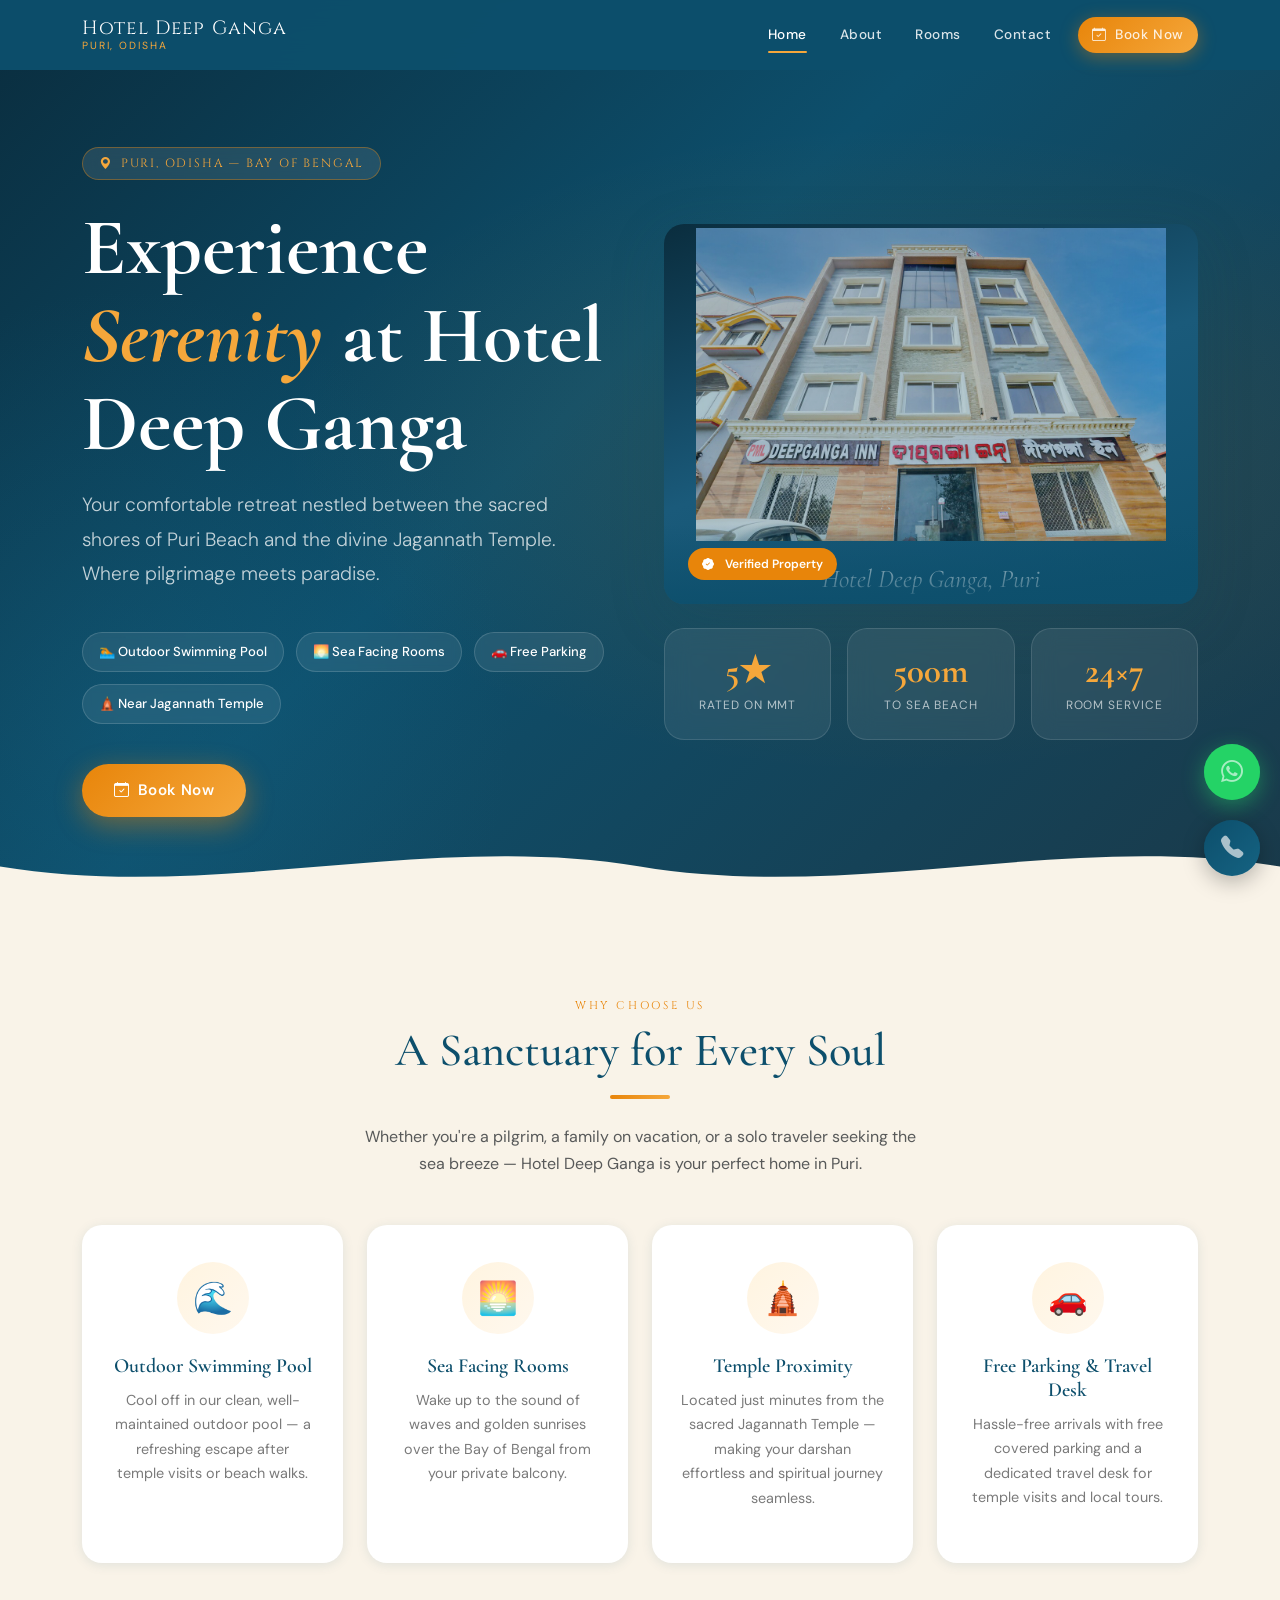
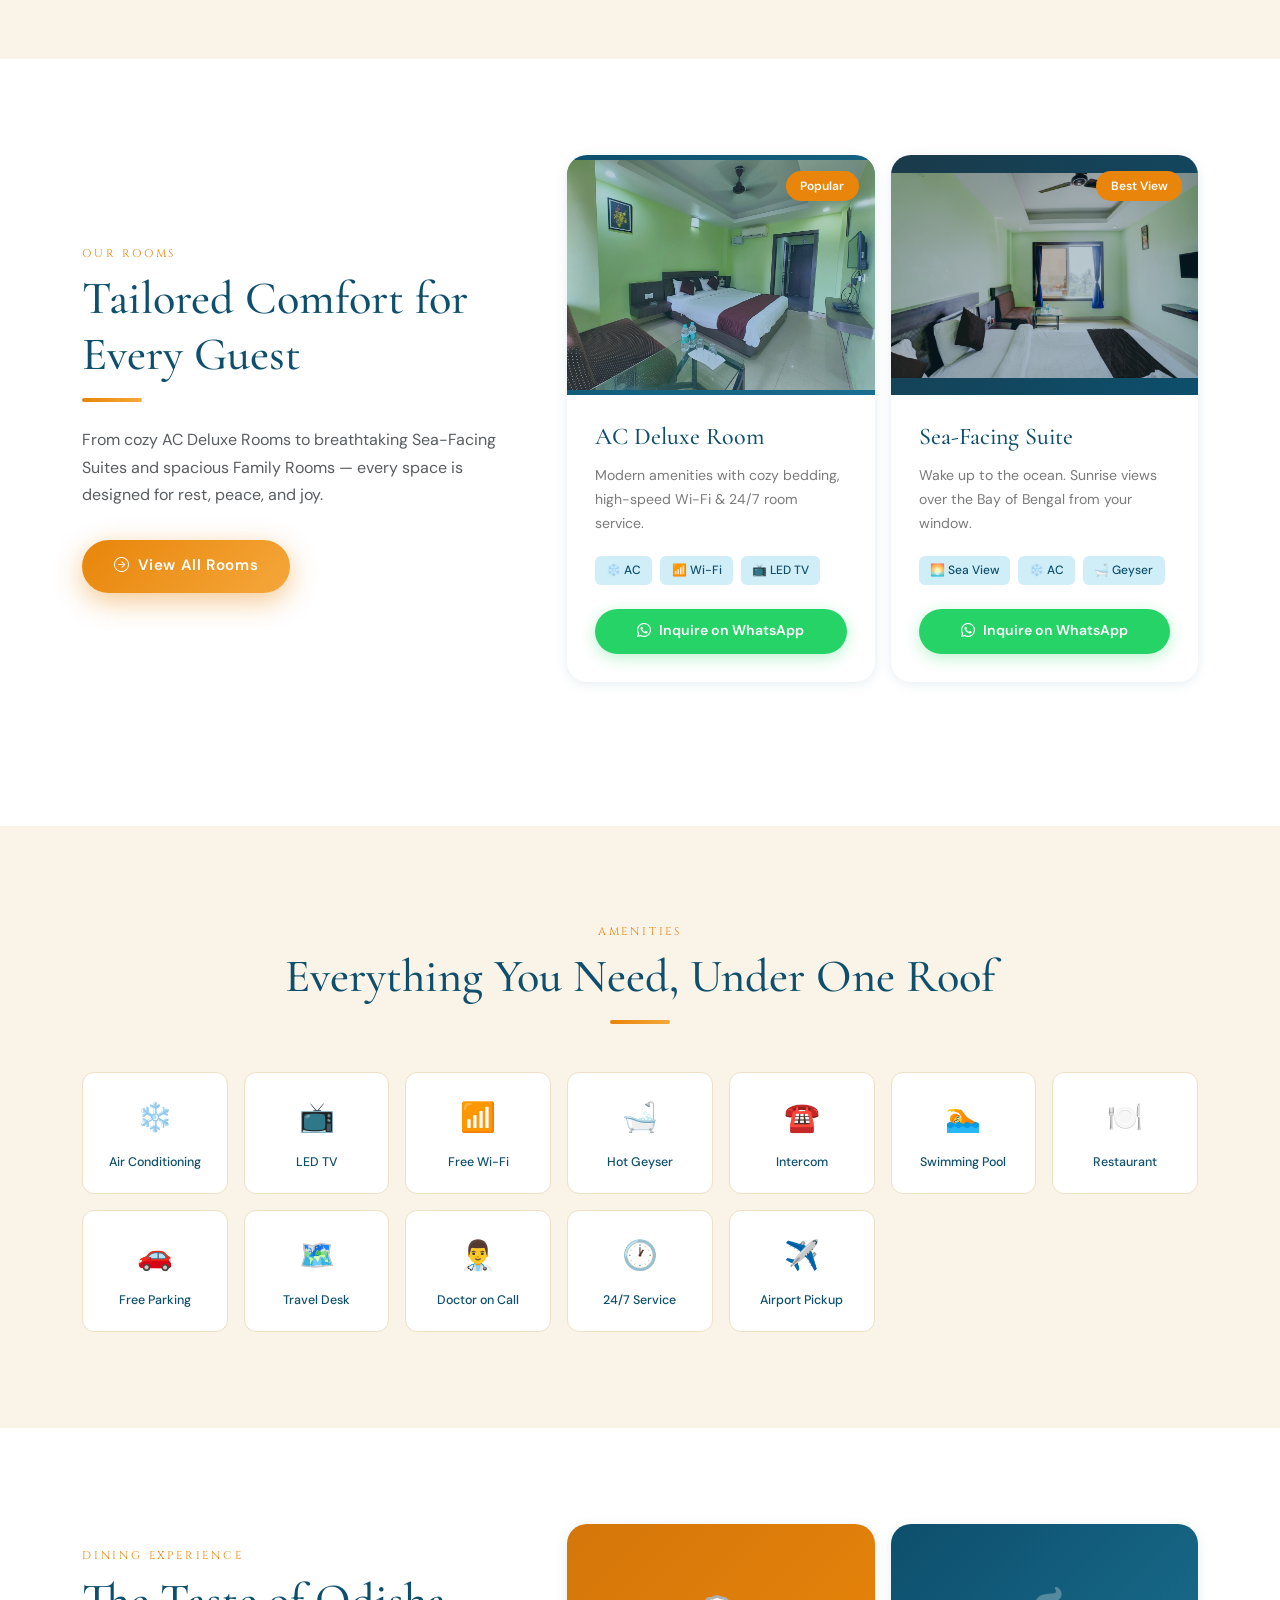
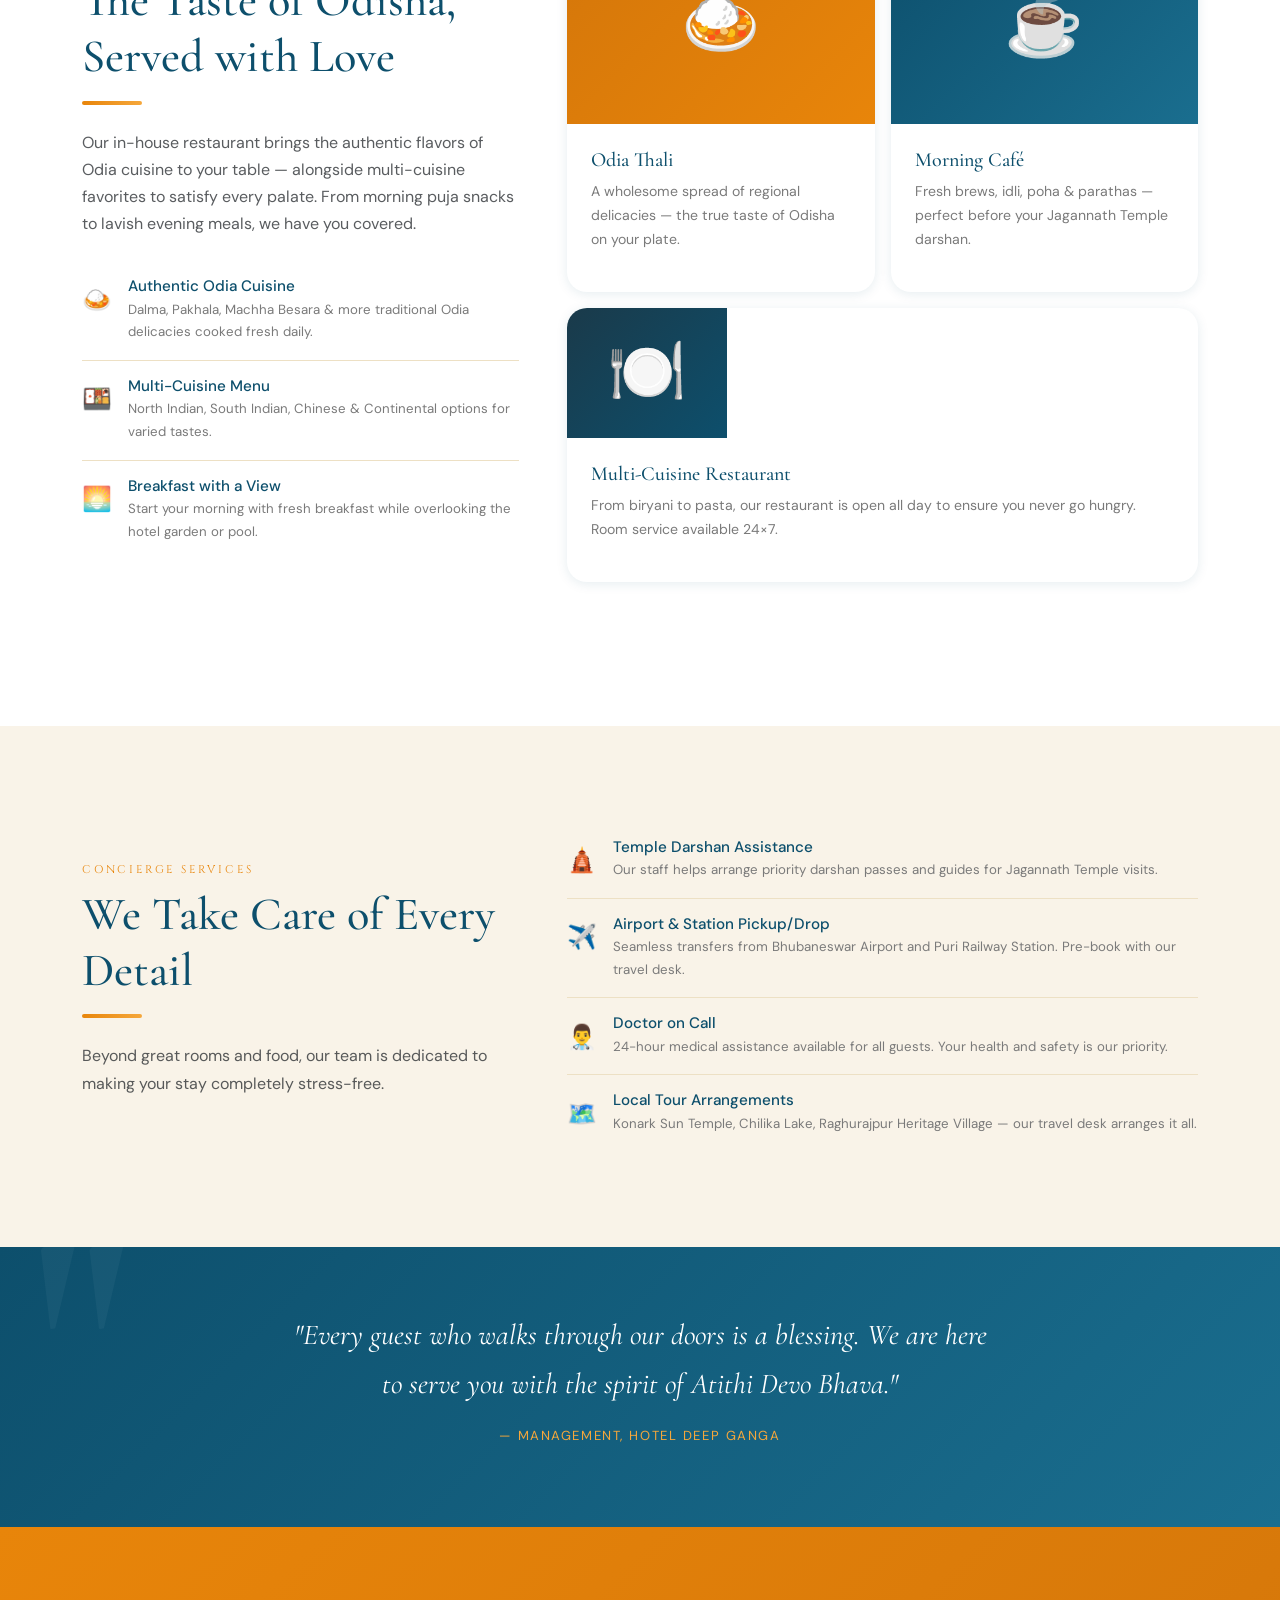
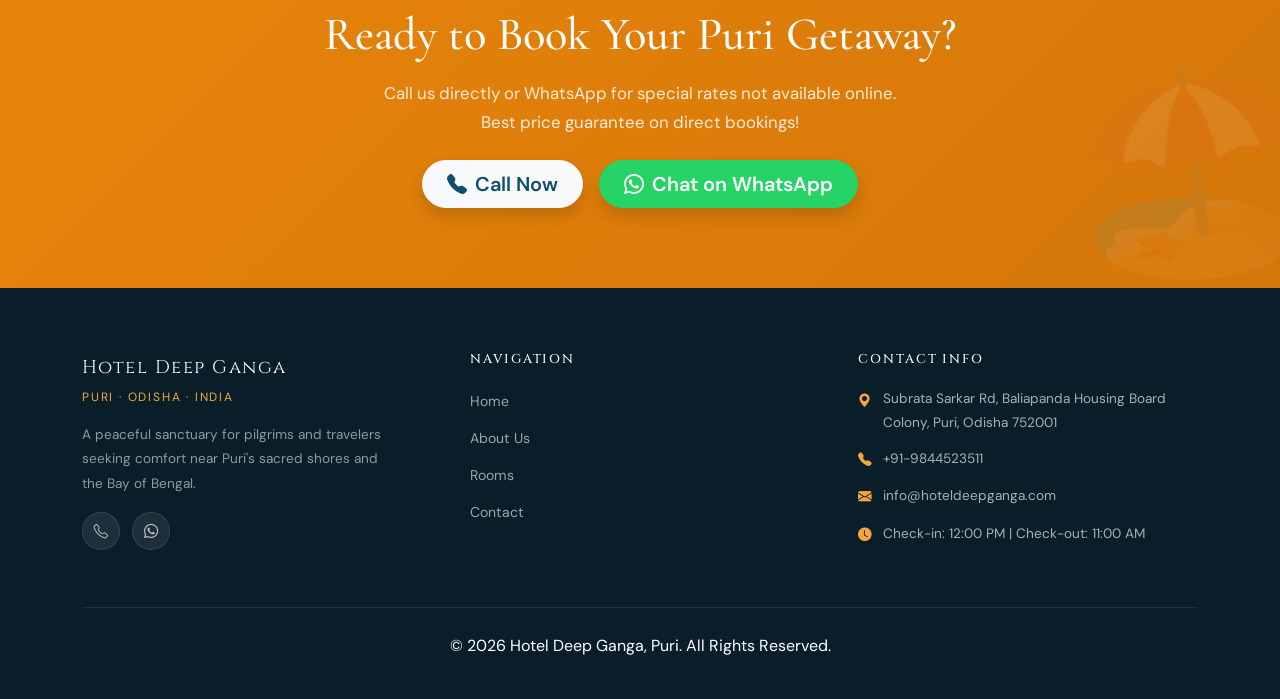
<file: index.html>
﻿<!DOCTYPE html>
<html lang="en">
<head>
  <meta charset="UTF-8">
  <meta name="viewport" content="width=device-width, initial-scale=1.0">

  <!-- SEO Meta -->
  <title>Hotel Deep Ganga Puri | Best Sea-Facing Hotel Near Jagannath Temple</title>
  <meta name="description" content="Book your stay at Hotel Deep Ganga in Puri. Enjoy an outdoor pool, sea-facing rooms, and easy access to Puri Beach & Jagannath Temple. Call or WhatsApp us for direct booking discounts!">
  <meta name="keywords" content="Hotel Deep Ganga Puri, sea facing hotel Puri, hotel near Jagannath Temple, Puri beach hotel, budget hotel Puri, outdoor pool hotel Puri, Baliapanda hotel">
  <meta name="robots" content="index, follow">
  <meta name="author" content="Hotel Deep Ganga">
  <link rel="canonical" href="https://www.hoteldeepganga.com/">

  <!-- Open Graph -->
  <meta property="og:type" content="website">
  <meta property="og:title" content="Hotel Deep Ganga Puri | Sea-Facing Hotel Near Jagannath Temple">
  <meta property="og:description" content="Experience serenity at Hotel Deep Ganga. Outdoor pool, sea-facing rooms, free parking, and the Jagannath Temple just minutes away.">
  <meta property="og:url" content="https://www.hoteldeepganga.com/">
  <meta property="og:site_name" content="Hotel Deep Ganga">
  <meta property="og:image" content="https://www.hoteldeepganga.com/assets/images/deepganga.webp">

  <!-- Twitter Card -->
  <meta name="twitter:card" content="summary_large_image">
  <meta name="twitter:title" content="Hotel Deep Ganga Puri | Sea-Facing Hotel">
  <meta name="twitter:description" content="Outdoor pool, sea-facing rooms & easy access to Jagannath Temple. Book direct for best rates.">

  <!-- Schema.org Structured Data -->
  <script type="application/ld+json">
  {
    "@context": "https://schema.org",
    "@type": "Hotel",
    "name": "Hotel Deep Ganga",
    "description": "A comfortable sea-facing hotel near Jagannath Temple and Puri Beach with an outdoor pool.",
    "url": "https://www.hoteldeepganga.com",
    "address": {
      "@type": "PostalAddress",
      "streetAddress": "Subrata Sarkar Rd, Baliapanda Housing Board Colony",
      "addressLocality": "Puri",
      "addressRegion": "Odisha",
      "postalCode": "752001",
      "addressCountry": "IN"
    },
    "telephone": "+919844523511",
    "checkinTime": "12:00",
    "checkoutTime": "11:00",
    "amenityFeature": [
      {"@type":"LocationFeatureSpecification","name":"Outdoor Swimming Pool","value":true},
      {"@type":"LocationFeatureSpecification","name":"Free Parking","value":true},
      {"@type":"LocationFeatureSpecification","name":"Sea Facing Rooms","value":true},
      {"@type":"LocationFeatureSpecification","name":"Restaurant","value":true},
      {"@type":"LocationFeatureSpecification","name":"Travel Desk","value":true},
      {"@type":"LocationFeatureSpecification","name":"Wi-Fi","value":true}
    ],
    "geo": {
      "@type": "GeoCoordinates",
      "latitude": 19.7910924,
      "longitude": 85.8077653
    },
    "sameAs": ["https://maps.app.goo.gl/WR7ZKPW11yFy9gW88"]
  }
  </script>

  <link rel="shortcut icon" href="assets/images/favicon.jpg" type="image/x-icon">
<link rel="icon" href="assets/images/favicon.jpg" type="image/jpg">
      
<link href="https://cdn.jsdelivr.net/npm/bootstrap@5.3.3/dist/css/bootstrap.min.css" rel="stylesheet">
  <!-- Bootstrap Icons -->
<link rel="stylesheet" href="https://cdn.jsdelivr.net/npm/bootstrap-icons@1.11.3/font/bootstrap-icons.min.css">

<link rel="stylesheet" href="assets/css/style.css">
   
</head>
<body>

<!-- ========== NAVBAR ========== -->
<nav class="navbar navbar-expand-lg fixed-top" id="mainNav">
  <div class="container">
    <a class="navbar-brand" href="index.html">
      Hotel Deep Ganga
      <span class="brand-sub">Puri, Odisha</span>
    </a>
    <button class="navbar-toggler" type="button" data-bs-toggle="collapse" data-bs-target="#navMenu">
      <span class="navbar-toggler-icon"></span>
    </button>
    <div class="collapse navbar-collapse" id="navMenu">
      <ul class="navbar-nav ms-auto align-items-lg-center gap-lg-1">
        <li class="nav-item"><a class="nav-link active" href="index.html">Home</a></li>
        <li class="nav-item"><a class="nav-link" href="about.html">About</a></li>
        <li class="nav-item"><a class="nav-link" href="rooms.html">Rooms</a></li>
        <li class="nav-item"><a class="nav-link" href="contact.html">Contact</a></li>
        <li class="nav-item ms-lg-2">
          <a class="nav-link btn-book-nav" href="https://wa.me/919844523511?text=Hi!%20I'd%20like%20to%20check%20room%20availability%20for%20my%20upcoming%20stay." target="_blank" rel="noopener">
            <i class="bi bi-calendar-check me-1"></i> Book Now
          </a>
        </li>
      </ul>
    </div>
  </div>
</nav>


<!-- ========== HERO ========== -->
<section class="hero-section">
  <div class="hero-bg"></div>
  <div class="container py-5">
    <div class="row align-items-center g-5" style="padding-top:4rem">
      <div class="col-lg-6 hero-content">
        <div class="hero-badge">
          <i class="bi bi-geo-alt-fill"></i> Puri, Odisha — Bay of Bengal
        </div>
        <h1 class="hero-title">
          Experience <em>Serenity</em> at Hotel Deep Ganga
        </h1>
        <p class="hero-subtitle">
          Your comfortable retreat nestled between the sacred shores of Puri Beach and the divine Jagannath Temple. Where pilgrimage meets paradise.
        </p>
        <div class="hero-highlights">
          <span class="hero-pill">🏊 Outdoor Swimming Pool</span>
          <span class="hero-pill">🌅 Sea Facing Rooms</span>
          <span class="hero-pill">🚗 Free Parking</span>
          <span class="hero-pill">🛕 Near Jagannath Temple</span>
        </div>
        <div class="hero-cta">
          <a href="https://wa.me/919844523511?text=Hi!%20I'd%20like%20to%20check%20room%20availability%20for%20my%20upcoming%20stay." target="_blank" rel="noopener" class="btn-primary-cta">
            <i class="bi bi-calendar-check"></i> Book Now</a>
          
        </div>
      </div>
      <div class="col-lg-6 hero-content">
        <div class="hero-img-card mb-4">
          <div class="hotel-visual">
            <div class="hotel-visual-icon">
              <img src="assets/images/deep-ganga-puri.jpg">
            </div>
            <div class="hotel-visual-text">Hotel Deep Ganga, Puri</div>
          </div>
          <div class="hero-img-overlay">
            <span class="hero-img-tag"><i class="bi bi-patch-check-fill me-1"></i> Verified Property</span>
          </div>
        </div>
        <div class="row g-3">
          <div class="col-4">
            <div class="hero-stat-card">
              <div class="hero-stat-num">5★</div>
              <div class="hero-stat-label">Rated on MMT</div>
            </div>
          </div>
          <div class="col-4">
            <div class="hero-stat-card">
              <div class="hero-stat-num">500m</div>
              <div class="hero-stat-label">To Sea Beach</div>
            </div>
          </div>
          <div class="col-4">
            <div class="hero-stat-card">
              <div class="hero-stat-num">24×7</div>
              <div class="hero-stat-label">Room Service</div>
            </div>
          </div>
        </div>
      </div>
    </div>
  </div>
  <!-- Wave SVG -->
  <div class="hero-waves">
    <svg viewBox="0 0 1440 80" preserveAspectRatio="none" xmlns="http://www.w3.org/2000/svg">
      <path d="M0,40 C240,80 480,0 720,40 C960,80 1200,0 1440,40 L1440,80 L0,80 Z" fill="#F9F3E8"/>
    </svg>
  </div>
</section>

<!-- ========== BOOKING STRIP ========== -->
<!-- <section class="booking-strip">
  <div class="container">
    <div class="d-flex flex-wrap align-items-center justify-content-center gap-3">
      <span class="fw-display fs-5 text-ocean">Book Your Stay Online:</span>
      <a href="https://www.makemytrip.com/hotels/hotel-details/?hotelId=201212221544502648" target="_blank" rel="noopener" class="ota-btn ota-mmt">
        <i class="bi bi-globe2"></i> MakeMyTrip
      </a>
      <a href="https://www.trip.com/hotels/puri-hotel-detail-8524823/hotel-deep-ganga/" target="_blank" rel="noopener" class="ota-btn ota-trip">
        <i class="bi bi-globe2"></i> Trip.com
      </a>
      <span class="text-muted small">or call us for direct discounts →</span>
      <a href="tel:+919844523511" class="btn btn-sm btn-outline-secondary rounded-pill px-3">
        <i class="bi bi-telephone-fill me-1"></i> +91-9844523511
      </a>
    </div>
  </div>
</section> -->

<!-- ========== WHY CHOOSE US ========== -->
<section class="section-pad bg-sand">
  <div class="container">
    <div class="text-center mb-5 reveal">
      <span class="section-label">Why Choose Us</span>
      <h2 class="text-ocean">A Sanctuary for Every Soul</h2>
      <div class="divider-saffron center"></div>
      <p class="text-muted mx-auto" style="max-width:580px">Whether you're a pilgrim, a family on vacation, or a solo traveler seeking the sea breeze — Hotel Deep Ganga is your perfect home in Puri.</p>
    </div>
    <div class="row g-4">
      <div class="col-md-6 col-lg-3 reveal" style="transition-delay:.1s">
        <div class="feature-card">
          <div class="feature-icon">🌊</div>
          <h5>Outdoor Swimming Pool</h5>
          <p>Cool off in our clean, well-maintained outdoor pool — a refreshing escape after temple visits or beach walks.</p>
        </div>
      </div>
      <div class="col-md-6 col-lg-3 reveal" style="transition-delay:.2s">
        <div class="feature-card">
          <div class="feature-icon">🌅</div>
          <h5>Sea Facing Rooms</h5>
          <p>Wake up to the sound of waves and golden sunrises over the Bay of Bengal from your private balcony.</p>
        </div>
      </div>
      <div class="col-md-6 col-lg-3 reveal" style="transition-delay:.3s">
        <div class="feature-card">
          <div class="feature-icon">🛕</div>
          <h5>Temple Proximity</h5>
          <p>Located just minutes from the sacred Jagannath Temple — making your darshan effortless and spiritual journey seamless.</p>
        </div>
      </div>
      <div class="col-md-6 col-lg-3 reveal" style="transition-delay:.4s">
        <div class="feature-card">
          <div class="feature-icon">🚗</div>
          <h5>Free Parking & Travel Desk</h5>
          <p>Hassle-free arrivals with free covered parking and a dedicated travel desk for temple visits and local tours.</p>
        </div>
      </div>
    </div>
  </div>
</section>

<!-- ========== ROOMS TEASER ========== -->
<section class="section-pad">
  <div class="container">
    <div class="row align-items-center g-5 mb-5">
      <div class="col-lg-5 reveal-left">
        <span class="section-label">Our Rooms</span>
        <h2 class="text-ocean">Tailored Comfort for Every Guest</h2>
        <div class="divider-saffron"></div>
        <p class="text-muted">From cozy AC Deluxe Rooms to breathtaking Sea-Facing Suites and spacious Family Rooms — every space is designed for rest, peace, and joy.</p>
        <a href="rooms.html" class="btn-primary-cta mt-3 d-inline-flex">
          <i class="bi bi-arrow-right-circle"></i> View All Rooms
        </a>
      </div>
      <div class="col-lg-7 reveal-right">
        <div class="row g-3">
          <div class="col-sm-6">
            <div class="room-card">
              <div class="room-card-img" style="background:linear-gradient(135deg,#0D4F6C,#1A6E8F)">
                  <div class="hotel-visual-icon">
                    <img src="assets/images/deluxe.jpg">
                  </div>
                <span class="room-badge">Popular</span>
              </div>
              <div class="room-card-body">
                <h4>AC Deluxe Room</h4>
                <p>Modern amenities with cozy bedding, high-speed Wi-Fi & 24/7 room service.</p>
                <div class="room-amenities">
                  <span class="room-amenity-tag">❄️ AC</span>
                  <span class="room-amenity-tag">📶 Wi-Fi</span>
                  <span class="room-amenity-tag">📺 LED TV</span>
                </div>
                <a href="https://wa.me/919844523511?text=Hi!%20I'd%20like%20to%20inquire%20about%20AC%20Deluxe%20Room%20rates." target="_blank" rel="noopener" class="btn-whatsapp-room">
                  <i class="bi bi-whatsapp"></i> Inquire on WhatsApp
                </a>
              </div>
            </div>
          </div>
          <div class="col-sm-6">
            <div class="room-card">
              <div class="room-card-img" style="background:linear-gradient(135deg,#1a3a4a,#0D4F6C)">
                <div class="hotel-visual-icon">
                    <img src="assets/images/sea-view.jpg">
                  </div>
                <span class="room-badge" style="background:var(--saffron)">Best View</span>
              </div>
              <div class="room-card-body">
                <h4>Sea-Facing Suite</h4>
                <p>Wake up to the ocean. Sunrise views over the Bay of Bengal from your window.</p>
                <div class="room-amenities">
                  <span class="room-amenity-tag">🌅 Sea View</span>
                  <span class="room-amenity-tag">❄️ AC</span>
                  <span class="room-amenity-tag">🛁 Geyser</span>
                </div>
                <a href="https://wa.me/919844523511?text=Hi!%20I'd%20like%20to%20inquire%20about%20Sea-Facing%20Suite%20rates." target="_blank" rel="noopener" class="btn-whatsapp-room">
                  <i class="bi bi-whatsapp"></i> Inquire on WhatsApp
                </a>
              </div>
            </div>
          </div>
        </div>
      </div>
    </div>
  </div>
</section>

<!-- ========== AMENITIES ========== -->
<section class="section-pad bg-sand">
  <div class="container">
    <div class="text-center mb-5 reveal">
      <span class="section-label">Amenities</span>
      <h2 class="text-ocean">Everything You Need, Under One Roof</h2>
      <div class="divider-saffron center"></div>
    </div>
    <div class="amenities-icon-grid reveal">
      <div class="amenity-box"><div class="icon">❄️</div><span>Air Conditioning</span></div>
      <div class="amenity-box"><div class="icon">📺</div><span>LED TV</span></div>
      <div class="amenity-box"><div class="icon">📶</div><span>Free Wi-Fi</span></div>
      <div class="amenity-box"><div class="icon">🛁</div><span>Hot Geyser</span></div>
      <div class="amenity-box"><div class="icon">☎️</div><span>Intercom</span></div>
      <div class="amenity-box"><div class="icon">🏊</div><span>Swimming Pool</span></div>
      <div class="amenity-box"><div class="icon">🍽️</div><span>Restaurant</span></div>
      <div class="amenity-box"><div class="icon">🚗</div><span>Free Parking</span></div>
      <div class="amenity-box"><div class="icon">🗺️</div><span>Travel Desk</span></div>
      <div class="amenity-box"><div class="icon">👨‍⚕️</div><span>Doctor on Call</span></div>
      <div class="amenity-box"><div class="icon">🕐</div><span>24/7 Service</span></div>
      <div class="amenity-box"><div class="icon">✈️</div><span>Airport Pickup</span></div>
    </div>
  </div>
</section>

<!-- ========== DINING ========== -->
<section class="section-pad">
  <div class="container">
    <div class="row align-items-center g-5 mb-5">
      <div class="col-lg-5 reveal-left">
        <span class="section-label">Dining Experience</span>
        <h2 class="text-ocean">The Taste of Odisha, Served with Love</h2>
        <div class="divider-saffron"></div>
        <p class="text-muted">Our in-house restaurant brings the authentic flavors of Odia cuisine to your table — alongside multi-cuisine favorites to satisfy every palate. From morning puja snacks to lavish evening meals, we have you covered.</p>
        <div class="service-row mt-4">
          <div class="service-icon">🍛</div>
          <div>
            <h6>Authentic Odia Cuisine</h6>
            <p>Dalma, Pakhala, Machha Besara & more traditional Odia delicacies cooked fresh daily.</p>
          </div>
        </div>
        <div class="service-row">
          <div class="service-icon">🍱</div>
          <div>
            <h6>Multi-Cuisine Menu</h6>
            <p>North Indian, South Indian, Chinese & Continental options for varied tastes.</p>
          </div>
        </div>
        <div class="service-row">
          <div class="service-icon">🌅</div>
          <div>
            <h6>Breakfast with a View</h6>
            <p>Start your morning with fresh breakfast while overlooking the hotel garden or pool.</p>
          </div>
        </div>
      </div>
      <div class="col-lg-7 reveal-right">
        <div class="row g-3">
          <div class="col-sm-6">
            <div class="dining-card">
              <div class="dining-card-img" style="background:linear-gradient(135deg,#d4760a,#E8850A)">🍛</div>
              <div class="dining-card-body">
                <h5>Odia Thali</h5>
                <p>A wholesome spread of regional delicacies — the true taste of Odisha on your plate.</p>
              </div>
            </div>
          </div>
          <div class="col-sm-6">
            <div class="dining-card">
              <div class="dining-card-img" style="background:linear-gradient(135deg,#0D4F6C,#1A6E8F)">☕</div>
              <div class="dining-card-body">
                <h5>Morning Café</h5>
                <p>Fresh brews, idli, poha & parathas — perfect before your Jagannath Temple darshan.</p>
              </div>
            </div>
          </div>
          <div class="col-12">
            <div class="dining-card" style="display:flex;flex-wrap:wrap">
              <div class="dining-card-img" style="background:linear-gradient(135deg,#1a3a4a,#0D4F6C);min-width:160px;height:130px;flex-shrink:0">🍽️</div>
              <div class="dining-card-body">
                <h5>Multi-Cuisine Restaurant</h5>
                <p>From biryani to pasta, our restaurant is open all day to ensure you never go hungry. Room service available 24×7.</p>
              </div>
            </div>
          </div>
        </div>
      </div>
    </div>
  </div>
</section>

<!-- ========== SERVICES ========== -->
<section class="section-pad bg-sand">
  <div class="container">
    <div class="row g-5 align-items-center">
      <div class="col-lg-5 reveal-left">
        <span class="section-label">Concierge Services</span>
        <h2 class="text-ocean">We Take Care of Every Detail</h2>
        <div class="divider-saffron"></div>
        <p class="text-muted">Beyond great rooms and food, our team is dedicated to making your stay completely stress-free.</p>
      </div>
      <div class="col-lg-7 reveal-right">
        <div class="service-row">
          <div class="service-icon">🛕</div>
          <div>
            <h6>Temple Darshan Assistance</h6>
            <p>Our staff helps arrange priority darshan passes and guides for Jagannath Temple visits.</p>
          </div>
        </div>
        <div class="service-row">
          <div class="service-icon">✈️</div>
          <div>
            <h6>Airport & Station Pickup/Drop</h6>
            <p>Seamless transfers from Bhubaneswar Airport and Puri Railway Station. Pre-book with our travel desk.</p>
          </div>
        </div>
        <div class="service-row">
          <div class="service-icon">👨‍⚕️</div>
          <div>
            <h6>Doctor on Call</h6>
            <p>24-hour medical assistance available for all guests. Your health and safety is our priority.</p>
          </div>
        </div>
        <div class="service-row">
          <div class="service-icon">🗺️</div>
          <div>
            <h6>Local Tour Arrangements</h6>
            <p>Konark Sun Temple, Chilika Lake, Raghurajpur Heritage Village — our travel desk arranges it all.</p>
          </div>
        </div>
      </div>
    </div>
  </div>
</section>

<!-- ========== QUOTE STRIP ========== -->
<section class="quote-strip">
  <div class="container reveal">
    <p class="quote-text">"Every guest who walks through our doors is a blessing. We are here to serve you with the spirit of Atithi Devo Bhava."</p>
    <p class="quote-author">— Management, Hotel Deep Ganga</p>
  </div>
</section>

<!-- ========== CTA BANNER ========== -->
<section class="cta-banner">
  <div class="container reveal">
    <h2 class="mb-3">Ready to Book Your Puri Getaway?</h2>
    <p class="mb-4">Call us directly or WhatsApp for special rates not available online. <br class="d-none d-md-block">Best price guarantee on direct bookings!</p>
    <div class="d-flex flex-wrap gap-3 justify-content-center">
      <a href="tel:+919844523511" class="btn btn-light btn-lg rounded-pill px-4 fw-semibold text-ocean shadow">
        <i class="bi bi-telephone-fill me-2"></i>Call Now
      </a>
      <a href="https://wa.me/919844523511?text=Hi!%20I'd%20like%20to%20check%20room%20availability%20for%20my%20upcoming%20stay." target="_blank" rel="noopener" class="btn btn-dark btn-lg rounded-pill px-4 fw-semibold shadow" style="background:#25D366;border-color:#25D366">
        <i class="bi bi-whatsapp me-2"></i>Chat on WhatsApp
      </a>
      
    </div>
  </div>
</section>

<!-- ========== FOOTER ========== -->
<footer class="footer">
  <div class="container">
    <div class="row g-5">
      <div class="col-lg-4 col-md-6">
        <div class="footer-brand mb-3">
          <div class="brand-name">Hotel Deep Ganga</div>
          <div class="brand-tagline">Puri · Odisha · India</div>
        </div>
        <p style="font-size:.85rem;color:rgba(255,255,255,.55);line-height:1.8;max-width:300px">A peaceful sanctuary for pilgrims and travelers seeking comfort near Puri's sacred shores and the Bay of Bengal.</p>
        <div class="mt-3">
          <a href="tel:+919844523511" class="social-btn"><i class="bi bi-telephone"></i></a>
          <a href="https://wa.me/919844523511" class="social-btn"><i class="bi bi-whatsapp"></i></a>
        </div>
      </div>
      <div class="col-lg-4 col-md-6">
        <h6>Navigation</h6>
        <ul class="footer-links p-0">
          <li><a href="index.html">Home</a></li>
          <li><a href="about.html">About Us</a></li>
          <li><a href="rooms.html">Rooms</a></li>
          <li><a href="contact.html">Contact</a></li>
        </ul>
      </div>
      <div class="col-lg-4 col-md-6">
        <h6>Contact Info</h6>
        <div class="footer-contact-item"><span class="icon"><i class="bi bi-geo-alt-fill"></i></span><span>Subrata Sarkar Rd, Baliapanda Housing Board Colony, Puri, Odisha 752001</span></div>
        <div class="footer-contact-item"><span class="icon"><i class="bi bi-telephone-fill"></i></span><span>+91-9844523511</span></div>
        <div class="footer-contact-item"><span class="icon"><i class="bi bi-envelope-fill"></i></span><span>info@hoteldeepganga.com</span></div>
        <div class="footer-contact-item"><span class="icon"><i class="bi bi-clock-fill"></i></span><span>Check-in: 12:00 PM | Check-out: 11:00 AM</span></div>
      </div>
    </div>
    <div class="footer-bottom">
      <p>© 2026 Hotel Deep Ganga, Puri. All Rights Reserved.</p>
    </div>
  </div>
</footer>

<!-- ========== FLOATING BUTTONS ========== -->
<div class="fab-wrapper left">
  <a href="https://wa.me/919844523511?text=Hi!%20I'd%20like%20to%20check%20room%20availability%20for%20my%20upcoming%20stay." target="_blank" rel="noopener" class="fab-btn whatsapp" aria-label="WhatsApp Hotel Deep Ganga">
    <span class="fab-pulse"></span>
    <i class="bi bi-whatsapp"></i>
    <span class="fab-tooltip">Chat with our Manager</span>
  </a>
</div>
<div class="fab-wrapper right">
  <a href="tel:+919844523511" class="fab-btn call" aria-label="Call Hotel Deep Ganga">
    <span class="fab-pulse"></span>
    <i class="bi bi-telephone-fill"></i>
    <span class="fab-tooltip">Call Hotel Deep Ganga</span>
  </a>
</div>

<!-- Bootstrap JS -->
<script src="assets/js/scripts.js"></script>
<script src="https://cdn.jsdelivr.net/npm/bootstrap@5.3.3/dist/js/bootstrap.bundle.min.js"></script>
</body>
</html>
</file>
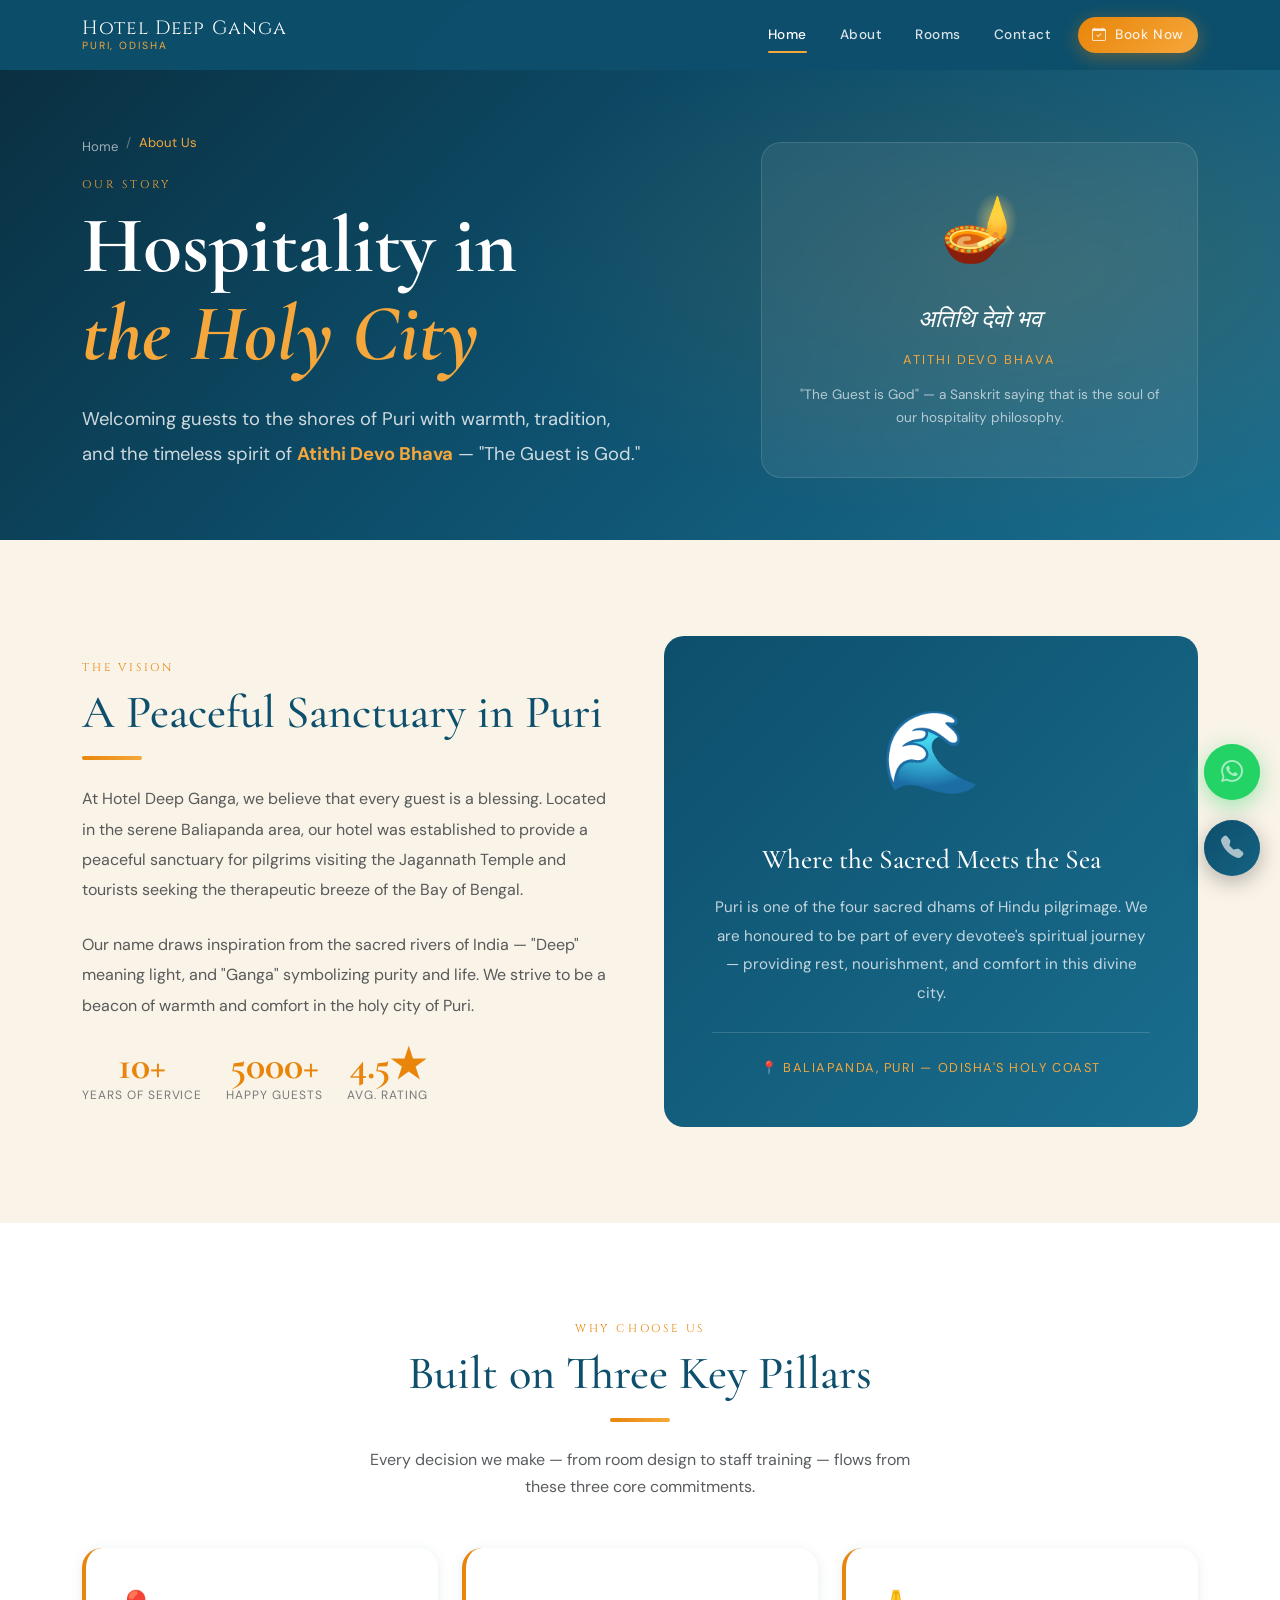
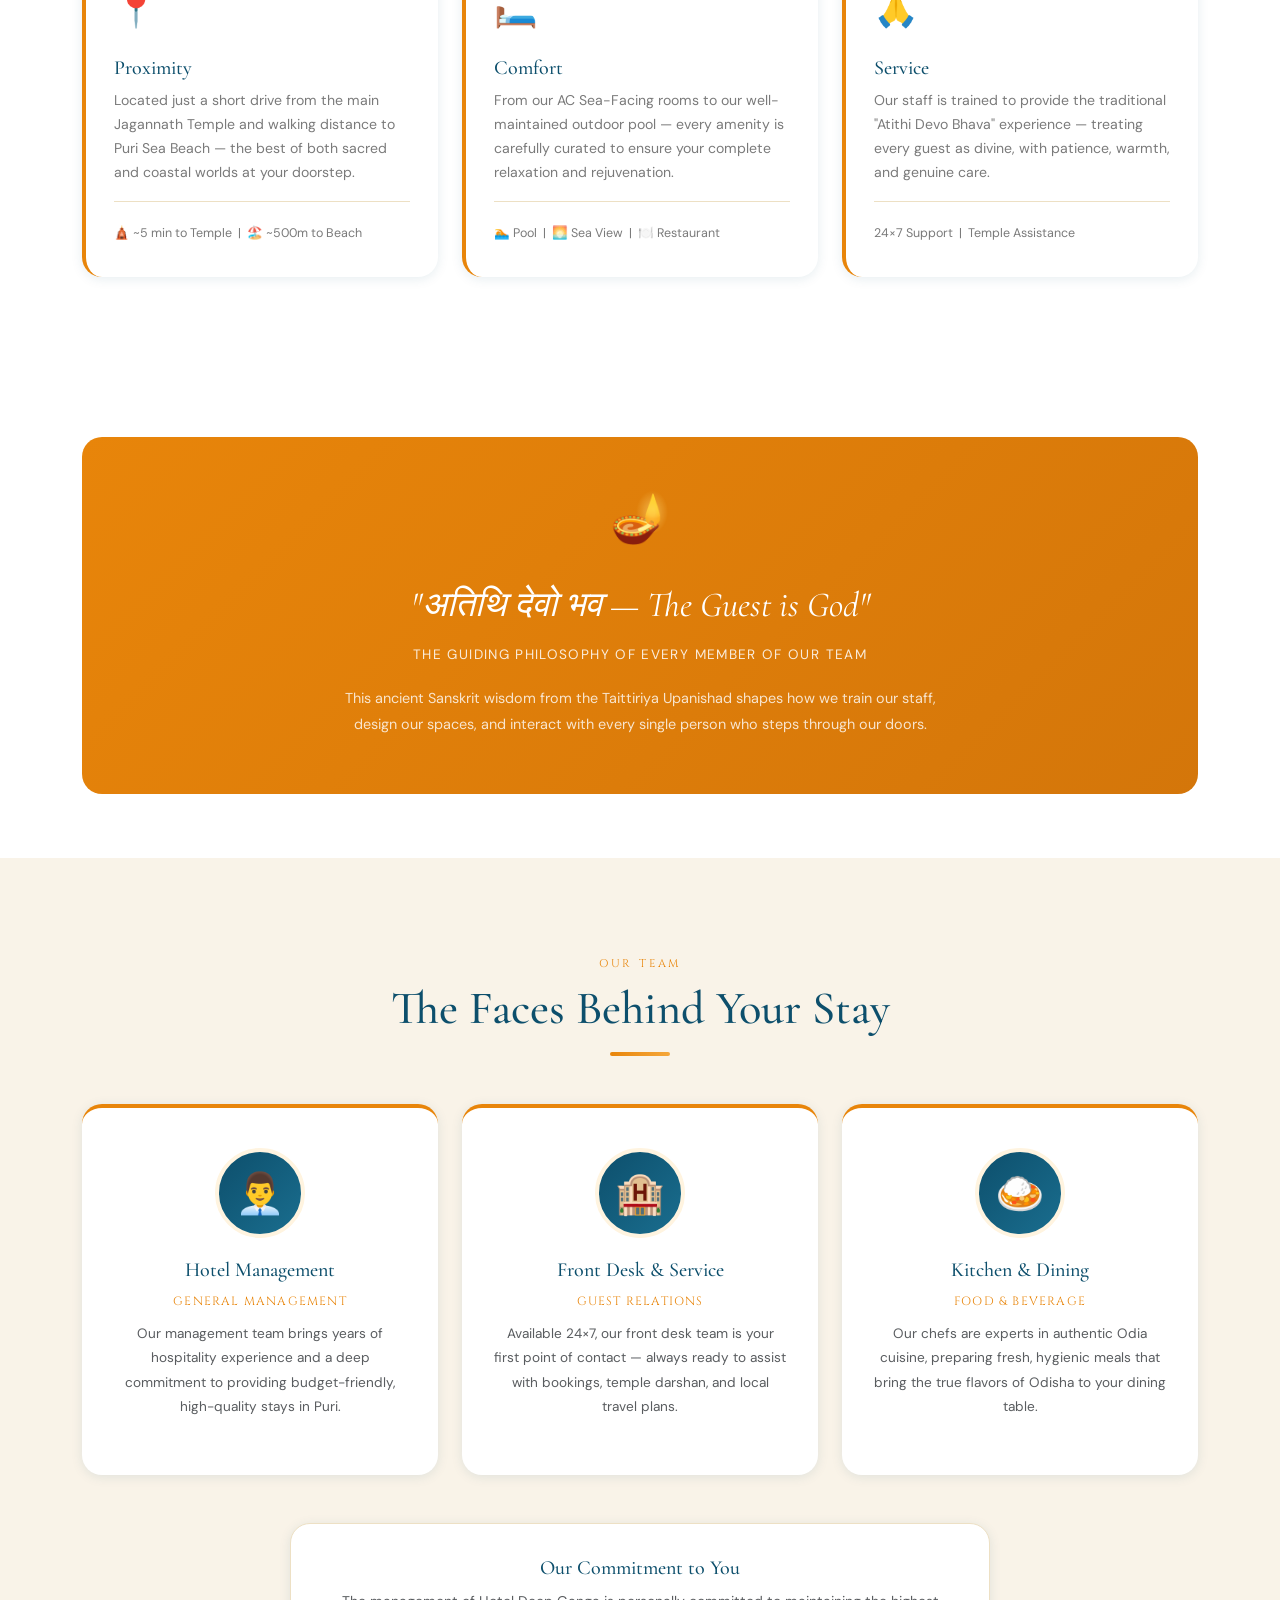
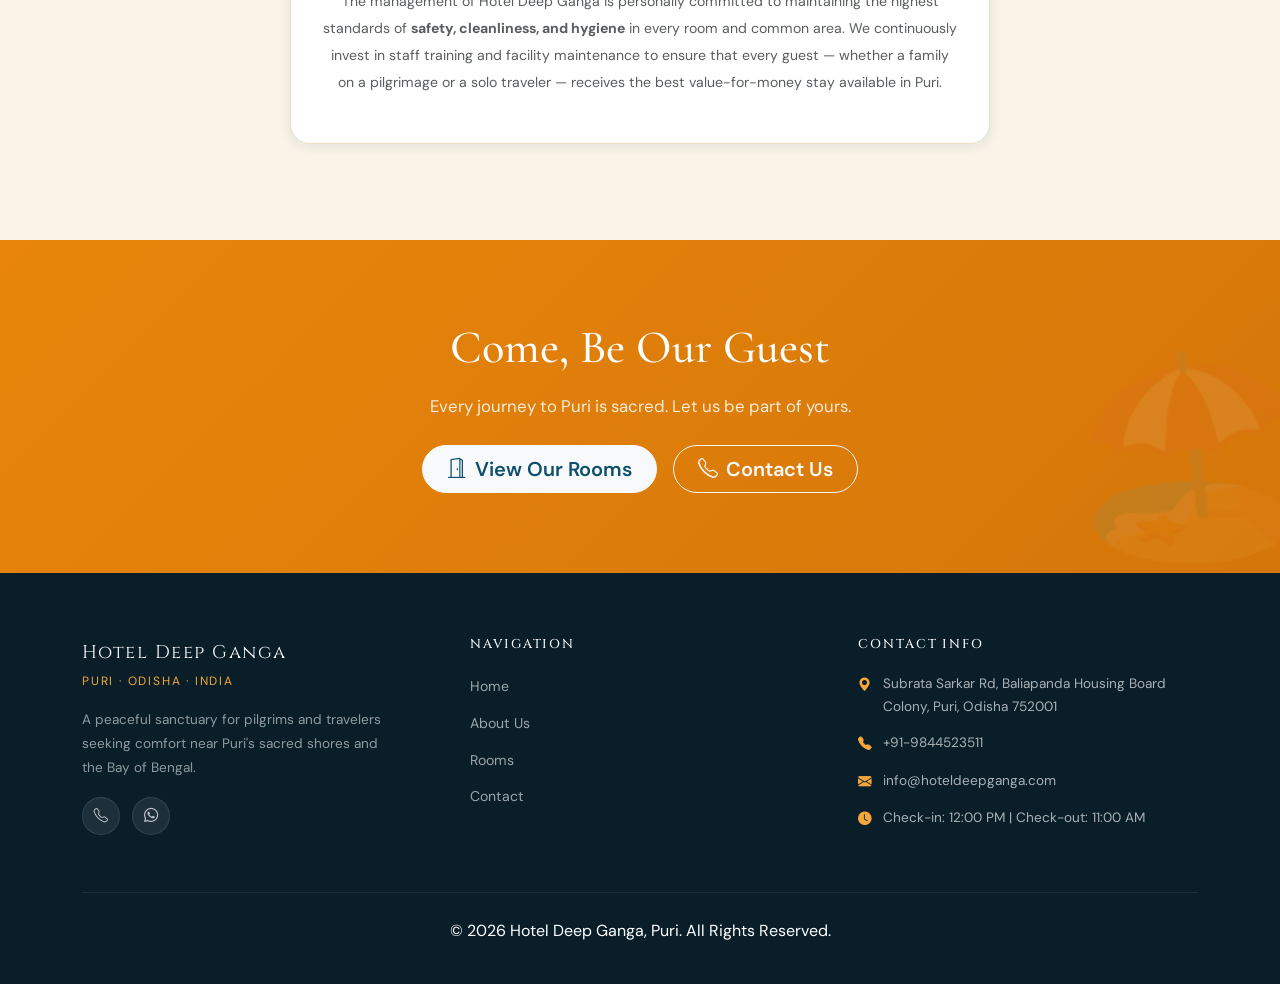
<file: about.html>
﻿<!DOCTYPE html>
<html lang="en">
<head>
  <meta charset="UTF-8">
  <meta name="viewport" content="width=device-width, initial-scale=1.0">

  <!-- SEO Meta -->
  <title>About Us | Hotel Deep Ganga Puri — Our Story & Heritage</title>
  <meta name="description" content="Discover the story of Hotel Deep Ganga, Puri — a family-run hospitality sanctuary built on the philosophy of Atithi Devo Bhava. Located near Jagannath Temple and Puri Beach.">
  <meta name="keywords" content="about Hotel Deep Ganga, Puri hotel history, Atithi Devo Bhava hotel, family hotel Puri, hospitality Puri Odisha">
  <meta name="robots" content="index, follow">
  <meta name="author" content="Hotel Deep Ganga">
  <link rel="canonical" href="https://www.hoteldeepganga.com/about">

  <!-- Open Graph -->
  <meta property="og:type" content="website">
  <meta property="og:title" content="About Hotel Deep Ganga Puri — Hospitality in the Holy City">
  <meta property="og:description" content="Our story: A peaceful sanctuary in Puri built on warmth, tradition, and the spirit of Atithi Devo Bhava.">
  <meta property="og:url" content="https://www.hoteldeepganga.com/about">
  <meta property="og:site_name" content="Hotel Deep Ganga">
  <meta property="og:image" content="https://www.hoteldeepganga.com/assets/images/deepganga.webp">

  <!-- Twitter Card -->
  <meta name="twitter:card" content="summary_large_image">
  <meta name="twitter:title" content="About Hotel Deep Ganga Puri">
  <meta name="twitter:description" content="Hospitality in the Holy City — our story, vision, and commitment to every guest.">

  <!-- Schema.org -->
  <script type="application/ld+json">
  {
    "@context": "https://schema.org",
    "@type": "AboutPage",
    "name": "About Hotel Deep Ganga",
    "url": "https://www.hoteldeepganga.com/about",
    "description": "The story of Hotel Deep Ganga — a hospitality sanctuary in Puri built on Atithi Devo Bhava.",
    "mainEntity": {
      "@type": "Hotel",
      "name": "Hotel Deep Ganga",
      "address": {
        "@type": "PostalAddress",
        "streetAddress": "Subrata Sarkar Rd, Baliapanda Housing Board Colony",
        "addressLocality": "Puri",
        "addressRegion": "Odisha",
        "postalCode": "752001",
        "addressCountry": "IN"
      }
    }
  }
  </script>

  <link rel="shortcut icon" href="assets/images/favicon.jpg" type="image/x-icon">
<link rel="icon" href="assets/images/favicon.jpg" type="image/jpg">
      
<link href="https://cdn.jsdelivr.net/npm/bootstrap@5.3.3/dist/css/bootstrap.min.css" rel="stylesheet">
  <!-- Bootstrap Icons -->
<link rel="stylesheet" href="https://cdn.jsdelivr.net/npm/bootstrap-icons@1.11.3/font/bootstrap-icons.min.css">

<link rel="stylesheet" href="assets/css/style.css">
   
</head>
<body>

<!-- NAVBAR -->
<nav class="navbar navbar-expand-lg fixed-top" id="mainNav">
  <div class="container">
    <a class="navbar-brand" href="index.html">
      Hotel Deep Ganga
      <span class="brand-sub">Puri, Odisha</span>
    </a>
    <button class="navbar-toggler" type="button" data-bs-toggle="collapse" data-bs-target="#navMenu">
      <span class="navbar-toggler-icon"></span>
    </button>
    <div class="collapse navbar-collapse" id="navMenu">
      <ul class="navbar-nav ms-auto align-items-lg-center gap-lg-1">
        <li class="nav-item"><a class="nav-link active" href="index.html">Home</a></li>
        <li class="nav-item"><a class="nav-link" href="about.html">About</a></li>
        <li class="nav-item"><a class="nav-link" href="rooms.html">Rooms</a></li>
        <li class="nav-item"><a class="nav-link" href="contact.html">Contact</a></li>
        <li class="nav-item ms-lg-2">
          <a class="nav-link btn-book-nav" href="https://wa.me/919844523511?text=Hi!%20I'd%20like%20to%20check%20room%20availability%20for%20my%20upcoming%20stay." target="_blank" rel="noopener">
            <i class="bi bi-calendar-check me-1"></i> Book Now
          </a>
        </li>
      </ul>
    </div>
  </div>
</nav>

<!-- ABOUT HERO -->
<section class="about-hero" style="padding-top:5rem">
  <div class="container py-5">
    <div class="row align-items-center g-5">
      <div class="col-lg-7" style="position:relative;z-index:1">
        <nav aria-label="breadcrumb" class="mb-3">
          <ol class="breadcrumb">
            <li class="breadcrumb-item"><a href="index.html">Home</a></li>
            <li class="breadcrumb-item active">About Us</li>
          </ol>
        </nav>
        <span class="section-label" style="color:var(--saffron-light)">Our Story</span>
        <h1 class="hero-title mb-4">Hospitality in<br><em>the Holy City</em></h1>
        <p style="font-size:1.15rem;color:rgba(255,255,255,.8);line-height:1.9;max-width:560px">
          Welcoming guests to the shores of Puri with warmth, tradition, and the timeless spirit of <strong style="color:var(--saffron-light)">Atithi Devo Bhava</strong> — "The Guest is God."
        </p>
      </div>
      <div class="col-lg-5" style="position:relative;z-index:1">
        <div style="background:rgba(255,255,255,.07);border:1px solid rgba(255,255,255,.12);border-radius:var(--radius-lg);padding:2rem;backdrop-filter:blur(12px)">
          <div style="font-size:4rem;text-align:center;margin-bottom:1rem">🪔</div>
          <div style="font-family:var(--font-display);font-size:1.5rem;font-style:italic;color:var(--white);text-align:center;margin-bottom:.5rem">अतिथि देवो भव</div>
          <div style="font-size:.8rem;color:var(--saffron-light);text-align:center;letter-spacing:.15em;text-transform:uppercase">Atithi Devo Bhava</div>
          <p style="font-size:.85rem;color:rgba(255,255,255,.65);text-align:center;margin-top:.75rem;line-height:1.7">"The Guest is God" — a Sanskrit saying that is the soul of our hospitality philosophy.</p>
        </div>
      </div>
    </div>
  </div>
</section>

<!-- THE VISION -->
<section class="section-pad bg-sand">
  <div class="container">
    <div class="row align-items-center g-5">
      <div class="col-lg-6 reveal-left">
        <span class="section-label">The Vision</span>
        <h2 class="text-ocean">A Peaceful Sanctuary in Puri</h2>
        <div class="divider-saffron"></div>
        <p class="text-muted mb-4" style="line-height:1.9">At Hotel Deep Ganga, we believe that every guest is a blessing. Located in the serene Baliapanda area, our hotel was established to provide a peaceful sanctuary for pilgrims visiting the Jagannath Temple and tourists seeking the therapeutic breeze of the Bay of Bengal.</p>
        <p class="text-muted" style="line-height:1.9">Our name draws inspiration from the sacred rivers of India — "Deep" meaning light, and "Ganga" symbolizing purity and life. We strive to be a beacon of warmth and comfort in the holy city of Puri.</p>
        <div class="d-flex gap-4 mt-4">
          <div style="text-align:center">
            <div style="font-family:var(--font-display);font-size:2.5rem;font-weight:700;color:var(--saffron);line-height:1">10+</div>
            <div style="font-size:.75rem;color:var(--text-muted);text-transform:uppercase;letter-spacing:.08em">Years of Service</div>
          </div>
          <div style="text-align:center">
            <div style="font-family:var(--font-display);font-size:2.5rem;font-weight:700;color:var(--saffron);line-height:1">5000+</div>
            <div style="font-size:.75rem;color:var(--text-muted);text-transform:uppercase;letter-spacing:.08em">Happy Guests</div>
          </div>
          <div style="text-align:center">
            <div style="font-family:var(--font-display);font-size:2.5rem;font-weight:700;color:var(--saffron);line-height:1">4.5★</div>
            <div style="font-size:.75rem;color:var(--text-muted);text-transform:uppercase;letter-spacing:.08em">Avg. Rating</div>
          </div>
        </div>
      </div>
      <div class="col-lg-6 reveal-right">
        <div style="background:linear-gradient(135deg,var(--ocean),var(--ocean-mid));border-radius:var(--radius-lg);padding:3rem;text-align:center;color:var(--white)">
          <div style="font-size:5rem;margin-bottom:1.5rem">🌊</div>
          <h3 style="color:var(--white);margin-bottom:1rem">Where the Sacred Meets the Sea</h3>
          <p style="color:rgba(255,255,255,.75);line-height:1.9;font-size:.95rem">Puri is one of the four sacred dhams of Hindu pilgrimage. We are honoured to be part of every devotee's spiritual journey — providing rest, nourishment, and comfort in this divine city.</p>
          <div style="margin-top:1.5rem;padding-top:1.5rem;border-top:1px solid rgba(255,255,255,.15)">
            <div style="color:var(--saffron-light);font-size:.8rem;letter-spacing:.12em;text-transform:uppercase">📍 Baliapanda, Puri — Odisha's Holy Coast</div>
          </div>
        </div>
      </div>
    </div>
  </div>
</section>

<!-- WHY CHOOSE US -->
<section class="section-pad">
  <div class="container">
    <div class="text-center mb-5 reveal">
      <span class="section-label">Why Choose Us</span>
      <h2 class="text-ocean">Built on Three Key Pillars</h2>
      <div class="divider-saffron center"></div>
      <p class="text-muted mx-auto" style="max-width:560px">Every decision we make — from room design to staff training — flows from these three core commitments.</p>
    </div>
    <div class="row g-4">
      <div class="col-md-4 reveal" style="transition-delay:.1s">
        <div class="pillar-card">
          <div class="pillar-icon">📍</div>
          <h5>Proximity</h5>
          <p>Located just a short drive from the main Jagannath Temple and walking distance to Puri Sea Beach — the best of both sacred and coastal worlds at your doorstep.</p>
          <div style="margin-top:1rem;padding-top:1rem;border-top:1px solid var(--sand-dark)">
            <span style="font-size:.78rem;color:var(--text-muted)">🛕 ~5 min to Temple &nbsp;|&nbsp; 🏖️ ~500m to Beach</span>
          </div>
        </div>
      </div>
      <div class="col-md-4 reveal" style="transition-delay:.2s">
        <div class="pillar-card">
          <div class="pillar-icon">🛏️</div>
          <h5>Comfort</h5>
          <p>From our AC Sea-Facing rooms to our well-maintained outdoor pool — every amenity is carefully curated to ensure your complete relaxation and rejuvenation.</p>
          <div style="margin-top:1rem;padding-top:1rem;border-top:1px solid var(--sand-dark)">
            <span style="font-size:.78rem;color:var(--text-muted)">🏊 Pool &nbsp;|&nbsp; 🌅 Sea View &nbsp;|&nbsp; 🍽️ Restaurant</span>
          </div>
        </div>
      </div>
      <div class="col-md-4 reveal" style="transition-delay:.3s">
        <div class="pillar-card">
          <div class="pillar-icon">🙏</div>
          <h5>Service</h5>
          <p>Our staff is trained to provide the traditional "Atithi Devo Bhava" experience — treating every guest as divine, with patience, warmth, and genuine care.</p>
          <div style="margin-top:1rem;padding-top:1rem;border-top:1px solid var(--sand-dark)">
            <span style="font-size:.78rem;color:var(--text-muted)">24×7 Support &nbsp;|&nbsp; Temple Assistance</span>
          </div>
        </div>
      </div>
    </div>
  </div>
</section>

<!-- ATITHI DEVO BHAVA BANNER -->
<section class="section-pad-sm">
  <div class="container reveal">
    <div class="atithi-banner">
      <div style="font-size:3rem;margin-bottom:1rem">🪔</div>
      <div class="atithi-quote">"अतिथि देवो भव — The Guest is God"</div>
      <div class="atithi-translation">The guiding philosophy of every member of our team</div>
      <p style="color:rgba(255,255,255,.8);margin-top:1.25rem;max-width:600px;margin-left:auto;margin-right:auto;font-size:.9rem;line-height:1.8">This ancient Sanskrit wisdom from the Taittiriya Upanishad shapes how we train our staff, design our spaces, and interact with every single person who steps through our doors.</p>
    </div>
  </div>
</section>

<!-- MEET THE TEAM -->
<section class="section-pad bg-sand">
  <div class="container">
    <div class="text-center mb-5 reveal">
      <span class="section-label">Our Team</span>
      <h2 class="text-ocean">The Faces Behind Your Stay</h2>
      <div class="divider-saffron center"></div>
    </div>
    <div class="row g-4 justify-content-center">
      <div class="col-md-4 reveal" style="transition-delay:.1s">
        <div class="team-card">
          <div class="team-avatar">👨‍💼</div>
          <h5 class="text-ocean mb-1">Hotel Management</h5>
          <span style="font-size:.75rem;color:var(--saffron);letter-spacing:.1em;text-transform:uppercase;font-family:var(--font-title)">General Management</span>
          <p class="text-muted mt-2" style="font-size:.85rem;line-height:1.8">Our management team brings years of hospitality experience and a deep commitment to providing budget-friendly, high-quality stays in Puri.</p>
        </div>
      </div>
      <div class="col-md-4 reveal" style="transition-delay:.2s">
        <div class="team-card">
          <div class="team-avatar">🏨</div>
          <h5 class="text-ocean mb-1">Front Desk & Service</h5>
          <span style="font-size:.75rem;color:var(--saffron);letter-spacing:.1em;text-transform:uppercase;font-family:var(--font-title)">Guest Relations</span>
          <p class="text-muted mt-2" style="font-size:.85rem;line-height:1.8">Available 24×7, our front desk team is your first point of contact — always ready to assist with bookings, temple darshan, and local travel plans.</p>
        </div>
      </div>
      <div class="col-md-4 reveal" style="transition-delay:.3s">
        <div class="team-card">
          <div class="team-avatar">🍛</div>
          <h5 class="text-ocean mb-1">Kitchen & Dining</h5>
          <span style="font-size:.75rem;color:var(--saffron);letter-spacing:.1em;text-transform:uppercase;font-family:var(--font-title)">Food & Beverage</span>
          <p class="text-muted mt-2" style="font-size:.85rem;line-height:1.8">Our chefs are experts in authentic Odia cuisine, preparing fresh, hygienic meals that bring the true flavors of Odisha to your dining table.</p>
        </div>
      </div>
    </div>
    <div class="text-center mt-5 reveal" style="transition-delay:.4s">
      <div style="background:var(--white);border-radius:var(--radius-lg);padding:2rem;border:1px solid var(--sand-dark);max-width:700px;margin:0 auto;box-shadow:var(--shadow-sm)">
        <h5 class="text-ocean mb-2">Our Commitment to You</h5>
        <p class="text-muted" style="font-size:.88rem;line-height:1.9">The management of Hotel Deep Ganga is personally committed to maintaining the highest standards of <strong>safety, cleanliness, and hygiene</strong> in every room and common area. We continuously invest in staff training and facility maintenance to ensure that every guest — whether a family on a pilgrimage or a solo traveler — receives the best value-for-money stay available in Puri.</p>
      </div>
    </div>
  </div>
</section>

<!-- CTA -->
<section class="cta-banner">
  <div class="container reveal">
    <h2 class="mb-3">Come, Be Our Guest</h2>
    <p class="mb-4">Every journey to Puri is sacred. Let us be part of yours.</p>
    <div class="d-flex flex-wrap gap-3 justify-content-center">
      <a href="rooms.html" class="btn btn-light btn-lg rounded-pill px-4 fw-semibold text-ocean">
        <i class="bi bi-door-open me-2"></i>View Our Rooms
      </a>
      <a href="contact.html" class="btn btn-outline-light btn-lg rounded-pill px-4 fw-semibold">
        <i class="bi bi-telephone me-2"></i>Contact Us
      </a>
    </div>
  </div>
</section>

<!-- FOOTER -->
<footer class="footer">
  <div class="container">
    <div class="row g-5">
      <div class="col-lg-4 col-md-6">
        <div class="footer-brand mb-3">
          <div class="brand-name">Hotel Deep Ganga</div>
          <div class="brand-tagline">Puri · Odisha · India</div>
        </div>
        <p style="font-size:.85rem;color:rgba(255,255,255,.55);line-height:1.8;max-width:300px">A peaceful sanctuary for pilgrims and travelers seeking comfort near Puri's sacred shores and the Bay of Bengal.</p>
        <div class="mt-3">
          <a href="tel:+919844523511" class="social-btn"><i class="bi bi-telephone"></i></a>
          <a href="https://wa.me/919844523511" class="social-btn"><i class="bi bi-whatsapp"></i></a>
        </div>
      </div>
      <div class="col-lg-4 col-md-6">
        <h6>Navigation</h6>
        <ul class="footer-links p-0">
          <li><a href="index.html">Home</a></li>
          <li><a href="about.html">About Us</a></li>
          <li><a href="rooms.html">Rooms</a></li>
          <li><a href="contact.html">Contact</a></li>
        </ul>
      </div>
      <div class="col-lg-4 col-md-6">
        <h6>Contact Info</h6>
        <div class="footer-contact-item"><span class="icon"><i class="bi bi-geo-alt-fill"></i></span><span>Subrata Sarkar Rd, Baliapanda Housing Board Colony, Puri, Odisha 752001</span></div>
        <div class="footer-contact-item"><span class="icon"><i class="bi bi-telephone-fill"></i></span><span>+91-9844523511</span></div>
        <div class="footer-contact-item"><span class="icon"><i class="bi bi-envelope-fill"></i></span><span>info@hoteldeepganga.com</span></div>
        <div class="footer-contact-item"><span class="icon"><i class="bi bi-clock-fill"></i></span><span>Check-in: 12:00 PM | Check-out: 11:00 AM</span></div>
      </div>
    </div>
    <div class="footer-bottom">
      <p>© 2026 Hotel Deep Ganga, Puri. All Rights Reserved.</p>
    </div>
  </div>
</footer>

<!-- ========== FLOATING BUTTONS ========== -->
<div class="fab-wrapper left">
  <a href="https://wa.me/919844523511?text=Hi!%20I'd%20like%20to%20check%20room%20availability%20for%20my%20upcoming%20stay." target="_blank" rel="noopener" class="fab-btn whatsapp" aria-label="WhatsApp Hotel Deep Ganga">
    <span class="fab-pulse"></span>
    <i class="bi bi-whatsapp"></i>
    <span class="fab-tooltip">Chat with our Manager</span>
  </a>
</div>
<div class="fab-wrapper right">
  <a href="tel:+919844523511" class="fab-btn call" aria-label="Call Hotel Deep Ganga">
    <span class="fab-pulse"></span>
    <i class="bi bi-telephone-fill"></i>
    <span class="fab-tooltip">Call Hotel Deep Ganga</span>
  </a>
</div>
<!-- Bootstrap JS -->
<script src="assets/js/scripts.js"></script>
<script src="https://cdn.jsdelivr.net/npm/bootstrap@5.3.3/dist/js/bootstrap.bundle.min.js"></script>
</body>
</html>
</file>
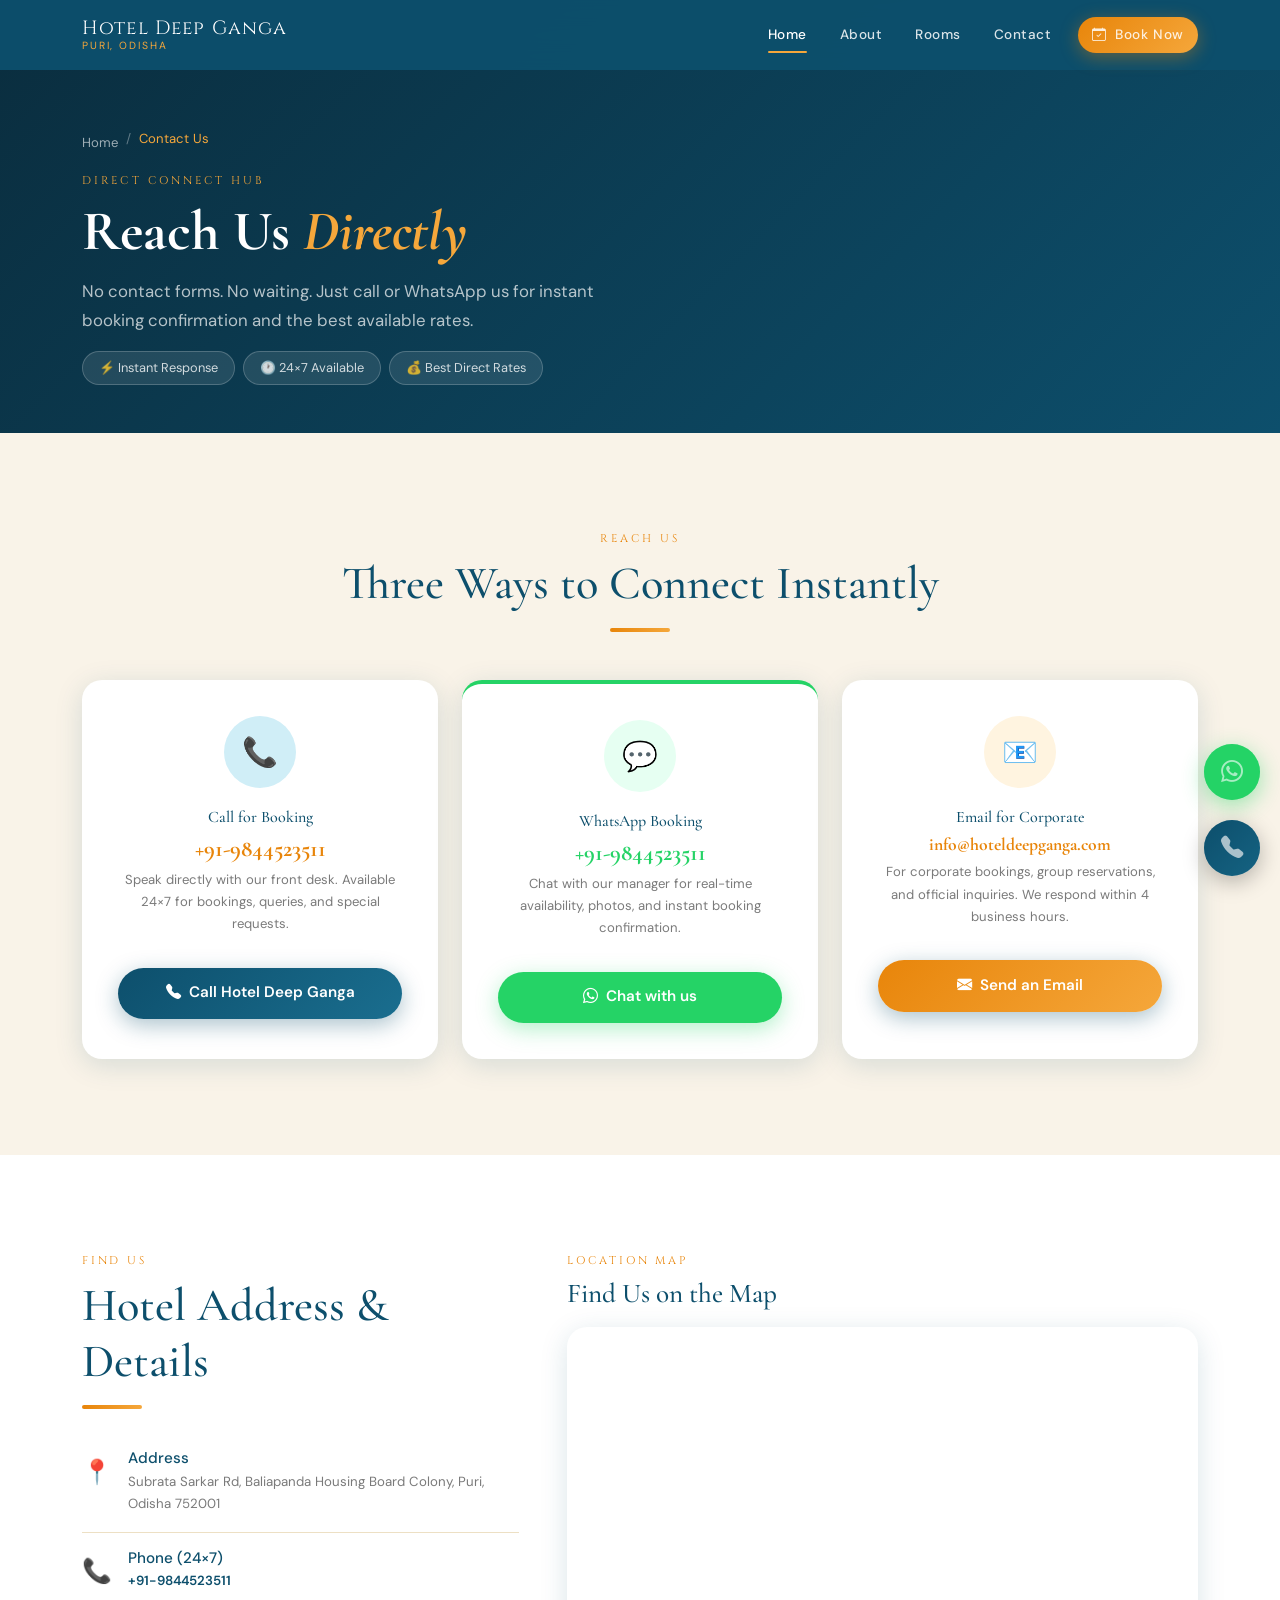
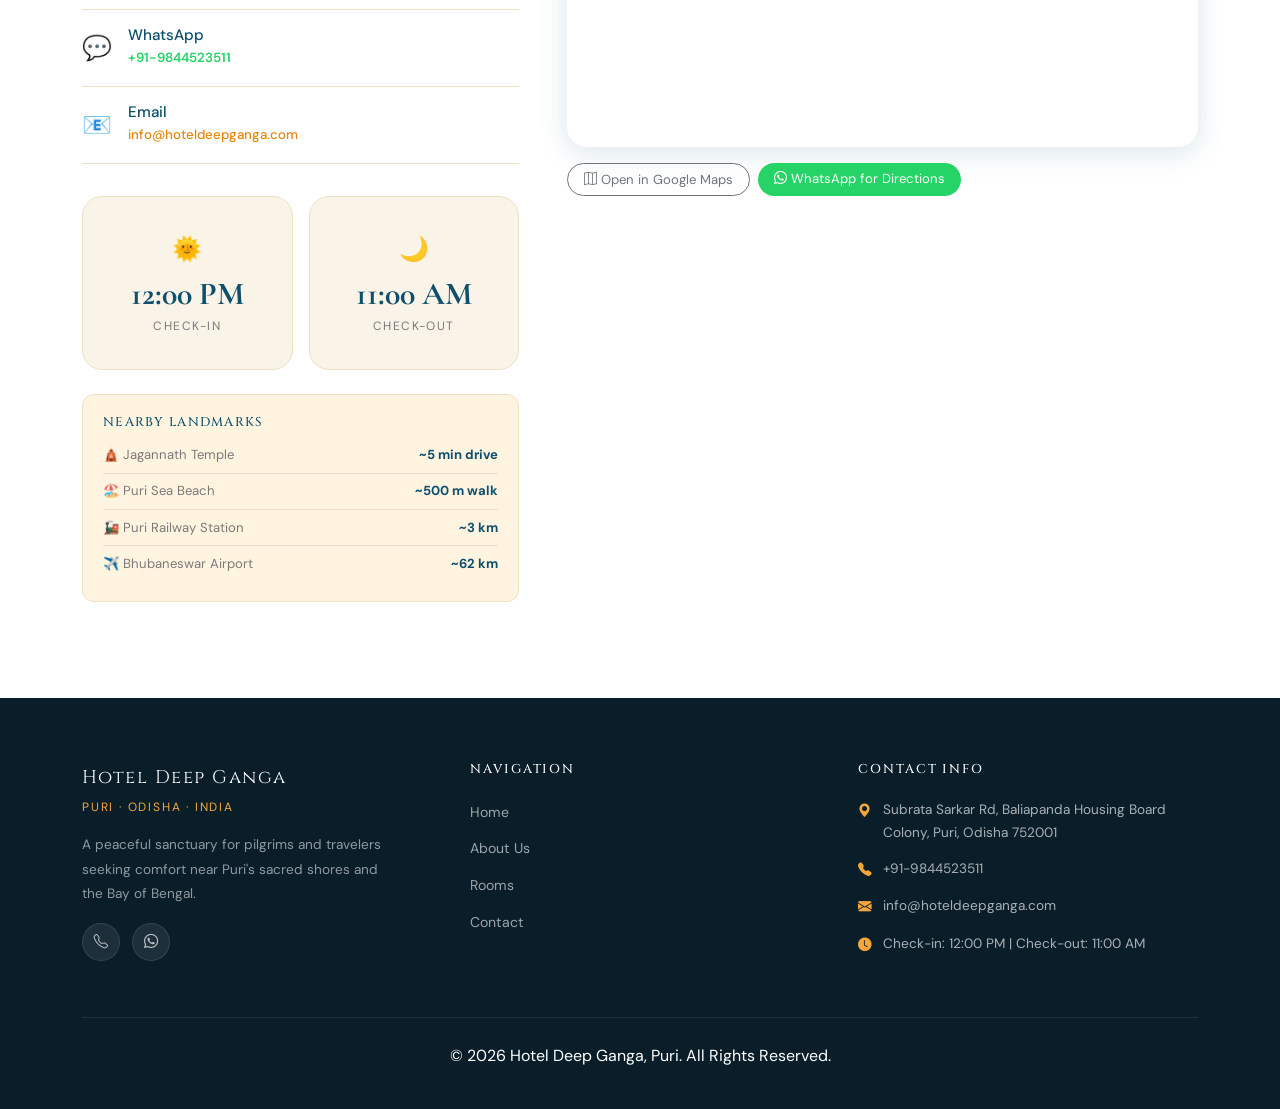
<file: contact.html>
﻿<!DOCTYPE html>
<html lang="en">
<head>
  <meta charset="UTF-8">
  <meta name="viewport" content="width=device-width, initial-scale=1.0">

  <!-- SEO Meta -->
  <title>Contact Hotel Deep Ganga Puri | Call, WhatsApp & Map Location</title>
  <meta name="description" content="Contact Hotel Deep Ganga, Puri directly. Call or WhatsApp our manager for instant booking, best rates, and room availability. Located in Baliapanda, Puri, Odisha 752001.">
  <meta name="keywords" content="Hotel Deep Ganga contact, hotel Puri phone number, hotel Puri WhatsApp booking, Hotel Deep Ganga address, Baliapanda hotel Puri location">
  <meta name="robots" content="index, follow">
  <link rel="canonical" href="https://www.hoteldeepganga.com/contact">

  <!-- Open Graph -->
  <meta property="og:type" content="website">
  <meta property="og:title" content="Contact Hotel Deep Ganga Puri | Direct Connect Hub">
  <meta property="og:description" content="Call or WhatsApp Hotel Deep Ganga directly for bookings, rates, and availability. No forms — just instant direct connections.">
  <meta property="og:url" content="https://www.hoteldeepganga.com/contact">
  <meta property="og:site_name" content="Hotel Deep Ganga">
  <meta property="og:image" content="https://www.hoteldeepganga.com/assets/images/deepganga.webp">

  <!-- Twitter Card -->
  <meta name="twitter:card" content="summary_large_image">
  <meta name="twitter:title" content="Contact Hotel Deep Ganga Puri">
  <meta name="twitter:description" content="Direct contact — call or WhatsApp us for instant booking and best rates.">

  <!-- Schema.org: Hotel + ContactPage -->
  <script type="application/ld+json">
  {
    "@context": "https://schema.org",
    "@type": "ContactPage",
    "name": "Contact Hotel Deep Ganga",
    "url": "https://www.hoteldeepganga.com/contact",
    "mainEntity": {
      "@type": "Hotel",
      "name": "Hotel Deep Ganga",
      "telephone": "+919844523511",
      "email": "info@hoteldeepganga.com",
      "address": {
        "@type": "PostalAddress",
        "streetAddress": "Subrata Sarkar Rd, Baliapanda Housing Board Colony",
        "addressLocality": "Puri",
        "addressRegion": "Odisha",
        "postalCode": "752001",
        "addressCountry": "IN"
      },
      "geo": {
        "@type": "GeoCoordinates",
        "latitude": 19.7910924,
        "longitude": 85.8077653
      },
      "openingHoursSpecification": {
        "@type": "OpeningHoursSpecification",
        "dayOfWeek": ["Monday","Tuesday","Wednesday","Thursday","Friday","Saturday","Sunday"],
        "opens": "00:00",
        "closes": "23:59"
      }
    }
  }
  </script>

  <link rel="shortcut icon" href="assets/images/favicon.jpg" type="image/x-icon">
<link rel="icon" href="assets/images/favicon.jpg" type="image/jpg">
      
<link href="https://cdn.jsdelivr.net/npm/bootstrap@5.3.3/dist/css/bootstrap.min.css" rel="stylesheet">
  <!-- Bootstrap Icons -->
<link rel="stylesheet" href="https://cdn.jsdelivr.net/npm/bootstrap-icons@1.11.3/font/bootstrap-icons.min.css">

<link rel="stylesheet" href="assets/css/style.css">
   
</head>
<body>

<!-- NAVBAR -->
<nav class="navbar navbar-expand-lg fixed-top" id="mainNav">
  <div class="container">
    <a class="navbar-brand" href="index.html">
      Hotel Deep Ganga
      <span class="brand-sub">Puri, Odisha</span>
    </a>
    <button class="navbar-toggler" type="button" data-bs-toggle="collapse" data-bs-target="#navMenu">
      <span class="navbar-toggler-icon"></span>
    </button>
    <div class="collapse navbar-collapse" id="navMenu">
      <ul class="navbar-nav ms-auto align-items-lg-center gap-lg-1">
        <li class="nav-item"><a class="nav-link active" href="index.html">Home</a></li>
        <li class="nav-item"><a class="nav-link" href="about.html">About</a></li>
        <li class="nav-item"><a class="nav-link" href="rooms.html">Rooms</a></li>
        <li class="nav-item"><a class="nav-link" href="contact.html">Contact</a></li>
        <li class="nav-item ms-lg-2">
          <a class="nav-link btn-book-nav" href="https://wa.me/919844523511?text=Hi!%20I'd%20like%20to%20check%20room%20availability%20for%20my%20upcoming%20stay." target="_blank" rel="noopener">
            <i class="bi bi-calendar-check me-1"></i> Book Now
          </a>
        </li>
      </ul>
    </div>
  </div>
</nav>

<!-- CONTACT HERO -->
<section class="contact-hero" style="padding-top:5rem">
  <div class="container py-5" style="position:relative;z-index:1">
    <nav aria-label="breadcrumb" class="mb-3">
      <ol class="breadcrumb">
        <li class="breadcrumb-item"><a href="index.html">Home</a></li>
        <li class="breadcrumb-item active">Contact Us</li>
      </ol>
    </nav>
    <span class="section-label" style="color:var(--saffron-light)">Direct Connect Hub</span>
    <h1 style="color:var(--white);font-family:var(--font-display);font-size:clamp(2rem,5vw,3.5rem);font-weight:700;margin-bottom:.75rem">
      Reach Us <em style="color:var(--saffron-light)">Directly</em>
    </h1>
    <p style="color:rgba(255,255,255,.7);max-width:520px;font-size:1.05rem">No contact forms. No waiting. Just call or WhatsApp us for instant booking confirmation and the best available rates.</p>
    <div class="d-flex flex-wrap gap-2 mt-3">
      <span style="background:rgba(255,255,255,.1);color:rgba(255,255,255,.8);border:1px solid rgba(255,255,255,.2);border-radius:50px;padding:.35rem 1rem;font-size:.8rem">⚡ Instant Response</span>
      <span style="background:rgba(255,255,255,.1);color:rgba(255,255,255,.8);border:1px solid rgba(255,255,255,.2);border-radius:50px;padding:.35rem 1rem;font-size:.8rem">🕐 24×7 Available</span>
      <span style="background:rgba(255,255,255,.1);color:rgba(255,255,255,.8);border:1px solid rgba(255,255,255,.2);border-radius:50px;padding:.35rem 1rem;font-size:.8rem">💰 Best Direct Rates</span>
    </div>
  </div>
</section>

<!-- DIRECT CONNECT CARDS -->
<section class="section-pad bg-sand">
  <div class="container">
    <div class="text-center mb-5 reveal">
      <span class="section-label">Reach Us</span>
      <h2 class="text-ocean">Three Ways to Connect Instantly</h2>
      <div class="divider-saffron center"></div>
    </div>
    <div class="row g-4 justify-content-center">

      <!-- Call -->
      <div class="col-md-6 col-lg-4 reveal" style="transition-delay:.1s">
        <div class="contact-card">
          <div class="contact-icon-wrap ocean-bg">📞</div>
          <h5>Call for Booking</h5>
          <div class="contact-value">+91-9844523511</div>
          <p>Speak directly with our front desk. Available 24×7 for bookings, queries, and special requests.</p>
          <a href="tel:+919844523511" class="btn-call-big">
            <i class="bi bi-telephone-fill"></i> Call Hotel Deep Ganga
          </a>
        </div>
      </div>

      <!-- WhatsApp -->
      <div class="col-md-6 col-lg-4 reveal" style="transition-delay:.2s">
        <div class="contact-card" style="border-top:4px solid #25D366">
          <div class="contact-icon-wrap green-bg">💬</div>
          <h5>WhatsApp Booking</h5>
          <div class="contact-value" style="color:#25D366">+91-9844523511</div>
          <p>Chat with our manager for real-time availability, photos, and instant booking confirmation.</p>
          <a href="https://wa.me/919844523511?text=Hi!%20I'd%20like%20to%20check%20room%20availability%20and%20book%20a%20stay%20at%20Hotel%20Deep%20Ganga." target="_blank" rel="noopener" class="btn-whatsapp-big">
            <i class="bi bi-whatsapp"></i> Chat with us
          </a>
        </div>
      </div>

      <!-- Email -->
      <div class="col-md-6 col-lg-4 reveal" style="transition-delay:.3s">
        <div class="contact-card">
          <div class="contact-icon-wrap saffron-bg">📧</div>
          <h5>Email for Corporate</h5>
          <div class="contact-value" style="font-size:1.1rem">info@hoteldeepganga.com</div>
          <p>For corporate bookings, group reservations, and official inquiries. We respond within 4 business hours.</p>
          <a href="mailto:info@hoteldeepganga.com?subject=Booking%20Inquiry%20—%20Hotel%20Deep%20Ganga" class="btn-call-big" style="background:linear-gradient(135deg,var(--saffron),var(--saffron-light))">
            <i class="bi bi-envelope-fill"></i> Send an Email
          </a>
        </div>
      </div>

    </div>
  </div>
</section>

<!-- ADDRESS + CHECK-IN -->
<section class="section-pad">
  <div class="container">
    <div class="row g-5 align-items-start">

      <!-- Address & Info -->
      <div class="col-lg-5 reveal-left">
        <span class="section-label">Find Us</span>
        <h2 class="text-ocean mb-3">Hotel Address & Details</h2>
        <div class="divider-saffron"></div>

        <div class="service-row">
          <div class="service-icon">📍</div>
          <div>
            <h6>Address</h6>
            <p>Subrata Sarkar Rd, Baliapanda Housing Board Colony, Puri, Odisha 752001</p>
          </div>
        </div>
        <div class="service-row">
          <div class="service-icon">📞</div>
          <div>
            <h6>Phone (24×7)</h6>
            <p><a href="tel:+919844523511" style="color:var(--ocean);font-weight:600">+91-9844523511</a></p>
          </div>
        </div>
        <div class="service-row">
          <div class="service-icon">💬</div>
          <div>
            <h6>WhatsApp</h6>
            <p><a href="https://wa.me/919844523511" target="_blank" style="color:#25D366;font-weight:600">+91-9844523511</a></p>
          </div>
        </div>
        <div class="service-row">
          <div class="service-icon">📧</div>
          <div>
            <h6>Email</h6>
            <p><a href="mailto:info@hoteldeepganga.com" style="color:var(--saffron);font-weight:500">info@hoteldeepganga.com</a></p>
          </div>
        </div>

        <!-- Check-in/out cards -->
        <div class="row g-3 mt-3">
          <div class="col-6">
            <div class="checkin-card">
              <div style="font-size:1.5rem;margin-bottom:.5rem">🌞</div>
              <div class="checkin-time">12:00 PM</div>
              <div class="checkin-label">Check-In</div>
            </div>
          </div>
          <div class="col-6">
            <div class="checkin-card">
              <div style="font-size:1.5rem;margin-bottom:.5rem">🌙</div>
              <div class="checkin-time">11:00 AM</div>
              <div class="checkin-label">Check-Out</div>
            </div>
          </div>
        </div>

        <!-- Distance from landmarks -->
        <div style="background:var(--saffron-pale);border-radius:var(--radius);padding:1.25rem;margin-top:1.5rem;border:1px solid var(--sand-dark)">
          <h6 class="text-ocean mb-2" style="font-family:var(--font-title);font-size:.8rem;letter-spacing:.1em;text-transform:uppercase">Nearby Landmarks</h6>
          <div class="d-flex justify-content-between" style="font-size:.82rem;color:var(--text-muted);padding:.4rem 0;border-bottom:1px solid var(--sand-dark)">
            <span>🛕 Jagannath Temple</span><strong class="text-ocean">~5 min drive</strong>
          </div>
          <div class="d-flex justify-content-between" style="font-size:.82rem;color:var(--text-muted);padding:.4rem 0;border-bottom:1px solid var(--sand-dark)">
            <span>🏖️ Puri Sea Beach</span><strong class="text-ocean">~500 m walk</strong>
          </div>
          <div class="d-flex justify-content-between" style="font-size:.82rem;color:var(--text-muted);padding:.4rem 0;border-bottom:1px solid var(--sand-dark)">
            <span>🚂 Puri Railway Station</span><strong class="text-ocean">~3 km</strong>
          </div>
          <div class="d-flex justify-content-between" style="font-size:.82rem;color:var(--text-muted);padding:.4rem 0">
            <span>✈️ Bhubaneswar Airport</span><strong class="text-ocean">~62 km</strong>
          </div>
        </div>
      </div>

      <!-- Map -->
      <div class="col-lg-7 reveal-right">
        <span class="section-label">Location Map</span>
        <h3 class="text-ocean mb-3">Find Us on the Map</h3>
        <div class="map-wrapper">
          <iframe
            title="Hotel Deep Ganga Location — Puri, Odisha"
            src="https://www.google.com/maps/embed?pb=!1m18!1m12!1m3!1d3748.8!2d85.8077653!3d19.7910924!2m3!1f0!2f0!3f0!3m2!1i1024!2i768!4f13.1!3m3!1m2!1s0x3a19c5ccfdc73b2b%3A0x2cc6fdbae92f7a98!2sHotel%20Deep%20Ganga!5e0!3m2!1sen!2sin!4v1700000000000!5m2!1sen!2sin"
            width="100%"
            height="420"
            style="border:0;"
            allowfullscreen=""
            loading="lazy"
            referrerpolicy="no-referrer-when-downgrade">
          </iframe>
        </div>
        <div class="d-flex flex-wrap gap-2 mt-3">
          <a href="https://maps.app.goo.gl/WR7ZKPW11yFy9gW88" target="_blank" rel="noopener" class="btn btn-outline-secondary rounded-pill px-3" style="font-size:.82rem">
            <i class="bi bi-map me-1"></i>Open in Google Maps
          </a>
          <a href="https://wa.me/919844523511?text=Hi!%20Can%20you%20share%20directions%20to%20Hotel%20Deep%20Ganga%20from%20Puri%20Station?" target="_blank" rel="noopener" class="btn rounded-pill px-3" style="font-size:.82rem;background:#25D366;color:white;border:none">
            <i class="bi bi-whatsapp me-1"></i>WhatsApp for Directions
          </a>
        </div>
      </div>

    </div>
  </div>
</section>



<!-- FOOTER -->
<footer class="footer">
  <div class="container">
    <div class="row g-5">
      <div class="col-lg-4 col-md-6">
        <div class="footer-brand mb-3">
          <div class="brand-name">Hotel Deep Ganga</div>
          <div class="brand-tagline">Puri · Odisha · India</div>
        </div>
        <p style="font-size:.85rem;color:rgba(255,255,255,.55);line-height:1.8;max-width:300px">A peaceful sanctuary for pilgrims and travelers seeking comfort near Puri's sacred shores and the Bay of Bengal.</p>
        <div class="mt-3">
          <a href="tel:+919844523511" class="social-btn"><i class="bi bi-telephone"></i></a>
          <a href="https://wa.me/919844523511" class="social-btn"><i class="bi bi-whatsapp"></i></a>
        </div>
      </div>
      <div class="col-lg-4 col-md-6">
        <h6>Navigation</h6>
        <ul class="footer-links p-0">
          <li><a href="index.html">Home</a></li>
          <li><a href="about.html">About Us</a></li>
          <li><a href="rooms.html">Rooms</a></li>
          <li><a href="contact.html">Contact</a></li>
        </ul>
      </div>
      <div class="col-lg-4 col-md-6">
        <h6>Contact Info</h6>
        <div class="footer-contact-item"><span class="icon"><i class="bi bi-geo-alt-fill"></i></span><span>Subrata Sarkar Rd, Baliapanda Housing Board Colony, Puri, Odisha 752001</span></div>
        <div class="footer-contact-item"><span class="icon"><i class="bi bi-telephone-fill"></i></span><span>+91-9844523511</span></div>
        <div class="footer-contact-item"><span class="icon"><i class="bi bi-envelope-fill"></i></span><span>info@hoteldeepganga.com</span></div>
        <div class="footer-contact-item"><span class="icon"><i class="bi bi-clock-fill"></i></span><span>Check-in: 12:00 PM | Check-out: 11:00 AM</span></div>
      </div>
    </div>
    <div class="footer-bottom">
      <p>© 2026 Hotel Deep Ganga, Puri. All Rights Reserved.</p>
    </div>
  </div>
</footer>

<!-- ========== FLOATING BUTTONS ========== -->
<div class="fab-wrapper left">
  <a href="https://wa.me/919844523511?text=Hi!%20I'd%20like%20to%20check%20room%20availability%20for%20my%20upcoming%20stay." target="_blank" rel="noopener" class="fab-btn whatsapp" aria-label="WhatsApp Hotel Deep Ganga">
    <span class="fab-pulse"></span>
    <i class="bi bi-whatsapp"></i>
    <span class="fab-tooltip">Chat with our Manager</span>
  </a>
</div>
<div class="fab-wrapper right">
  <a href="tel:+919844523511" class="fab-btn call" aria-label="Call Hotel Deep Ganga">
    <span class="fab-pulse"></span>
    <i class="bi bi-telephone-fill"></i>
    <span class="fab-tooltip">Call Hotel Deep Ganga</span>
  </a>
</div>

<!-- Bootstrap JS -->
<script src="assets/js/scripts.js"></script>
<script src="https://cdn.jsdelivr.net/npm/bootstrap@5.3.3/dist/js/bootstrap.bundle.min.js"></script>
</body>
</html>
</file>
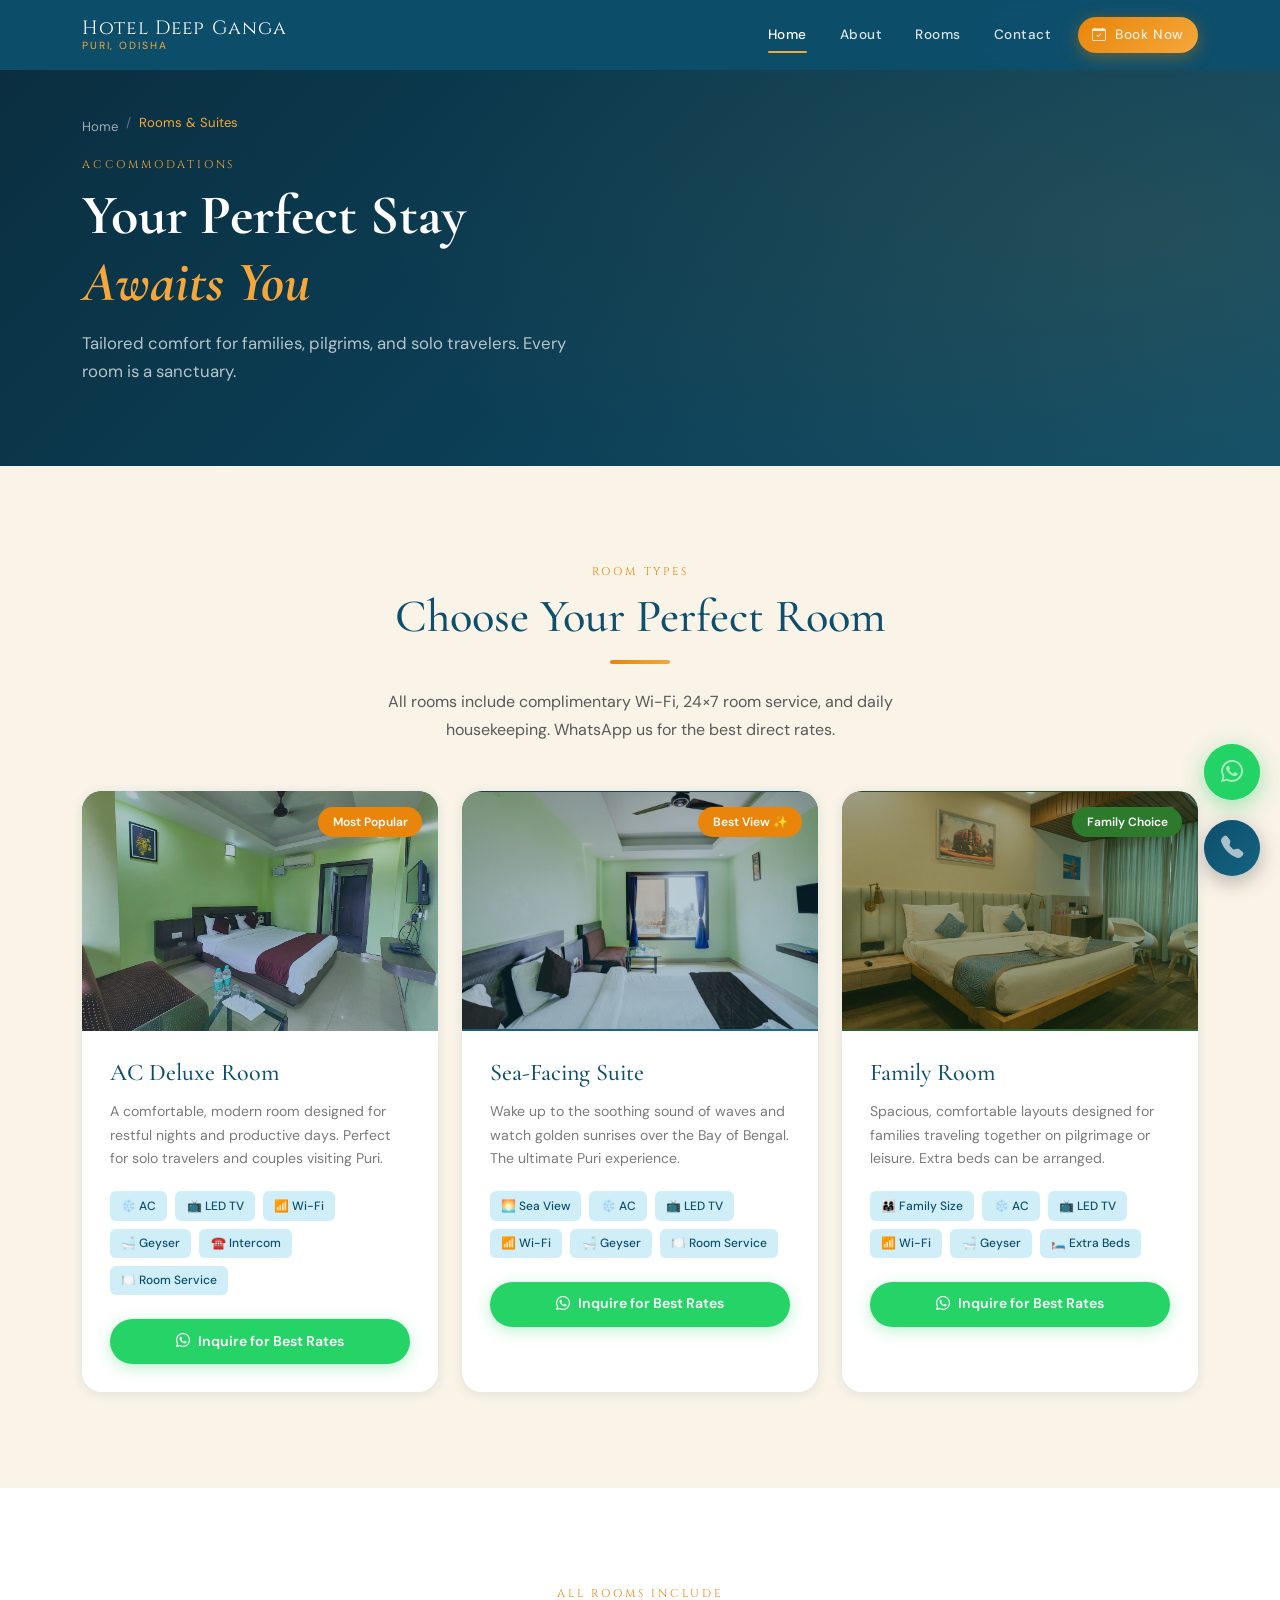
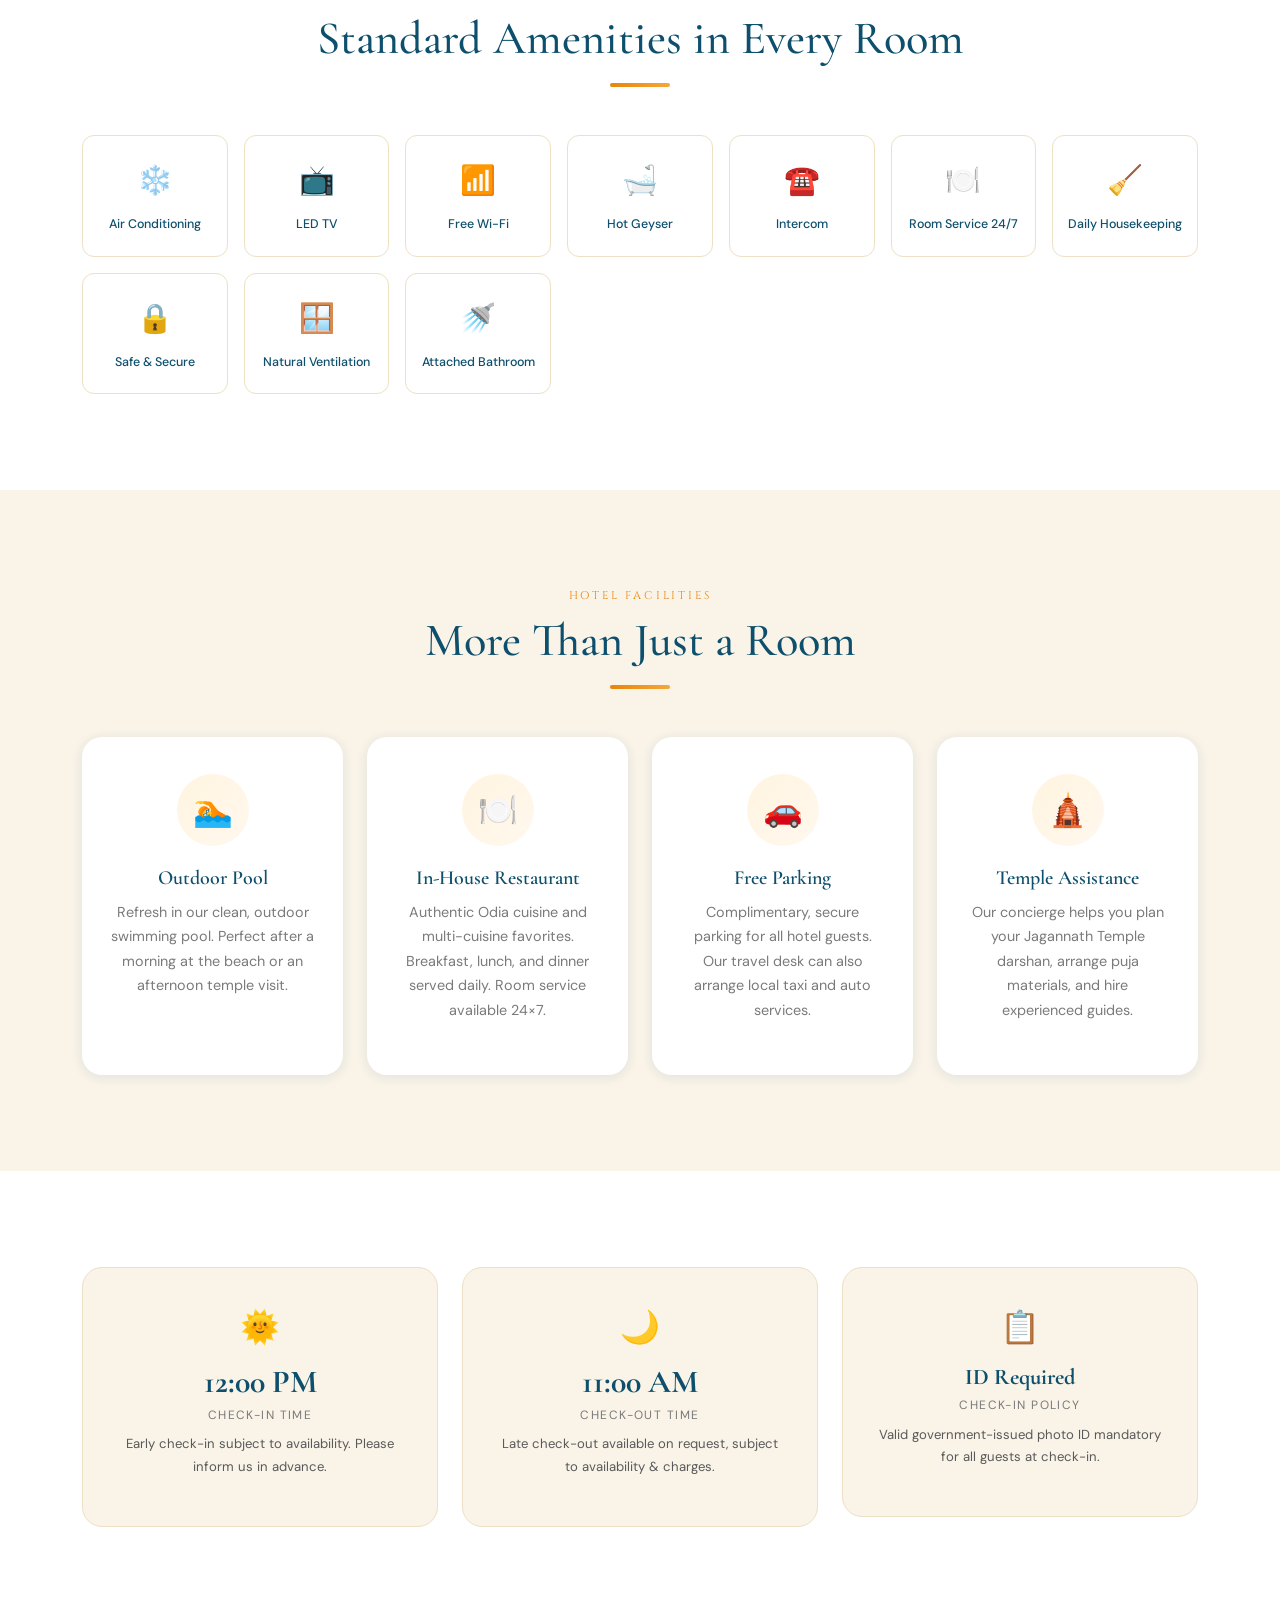
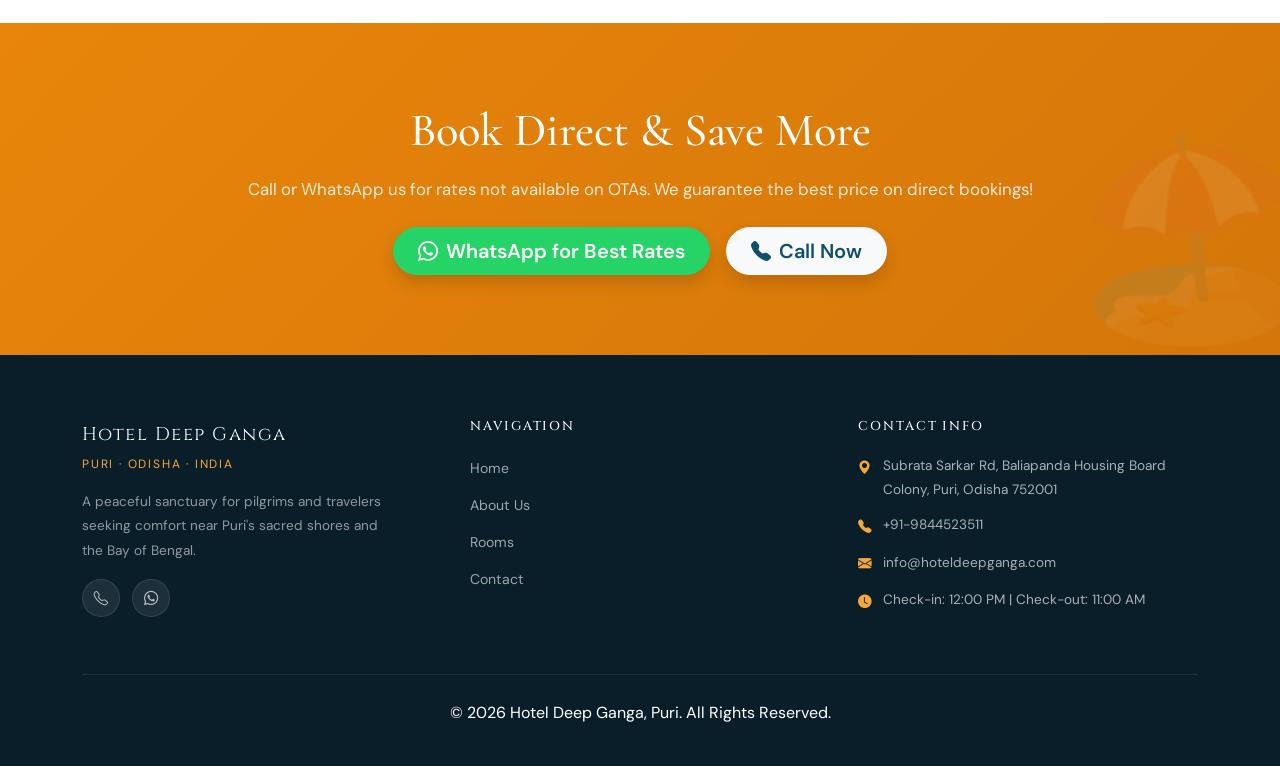
<file: rooms.html>
﻿<!DOCTYPE html>
<html lang="en">
<head>
  <meta charset="UTF-8">
  <meta name="viewport" content="width=device-width, initial-scale=1.0">

  <!-- SEO Meta -->
  <title>Rooms & Suites | Hotel Deep Ganga Puri — AC Deluxe, Sea-Facing & Family Rooms</title>
  <meta name="description" content="Explore rooms at Hotel Deep Ganga Puri. Choose from AC Deluxe Rooms, Sea-Facing Suites with Bay of Bengal views, and spacious Family Rooms. WhatsApp us for best rates.">
  <meta name="keywords" content="Hotel Deep Ganga rooms, sea facing rooms Puri, AC deluxe room Puri, family rooms hotel Puri, hotel near Jagannath Temple rooms, Puri beach hotel rooms">
  <meta name="robots" content="index, follow">
  <link rel="canonical" href="https://www.hoteldeepganga.com/rooms">

  <!-- Open Graph -->
  <meta property="og:type" content="website">
  <meta property="og:title" content="Rooms & Suites | Hotel Deep Ganga Puri">
  <meta property="og:description" content="Sea-Facing Suites, AC Deluxe Rooms & Family Rooms in Puri. WhatsApp for best direct rates.">
  <meta property="og:url" content="https://www.hoteldeepganga.com/rooms">
  <meta property="og:site_name" content="Hotel Deep Ganga">
  <meta property="og:image" content="https://www.hoteldeepganga.com/assets/images/deepganga.webp">

  <!-- Twitter Card -->
  <meta name="twitter:card" content="summary_large_image">
  <meta name="twitter:title" content="Rooms at Hotel Deep Ganga Puri">
  <meta name="twitter:description" content="Sea-facing suites, AC deluxe rooms & family rooms. Book direct for the best rates.">

  <!-- Schema.org -->
  <script type="application/ld+json">
  {
    "@context": "https://schema.org",
    "@type": "CollectionPage",
    "name": "Rooms & Suites — Hotel Deep Ganga",
    "url": "https://www.hoteldeepganga.com/rooms",
    "description": "Room types available at Hotel Deep Ganga, Puri.",
    "mainEntity": [
      {
        "@type": "HotelRoom",
        "name": "AC Deluxe Room",
        "description": "Modern amenities, cozy bedding, AC, LED TV, and Wi-Fi.",
        "amenityFeature": [
          {"@type":"LocationFeatureSpecification","name":"Air Conditioning","value":true},
          {"@type":"LocationFeatureSpecification","name":"Wi-Fi","value":true},
          {"@type":"LocationFeatureSpecification","name":"LED TV","value":true}
        ]
      },
      {
        "@type": "HotelRoom",
        "name": "Sea-Facing Suite",
        "description": "Wake up to the sound of the waves with Bay of Bengal views.",
        "amenityFeature": [
          {"@type":"LocationFeatureSpecification","name":"Sea View","value":true},
          {"@type":"LocationFeatureSpecification","name":"Air Conditioning","value":true}
        ]
      },
      {
        "@type": "HotelRoom",
        "name": "Family Room",
        "description": "Spacious layouts ideal for group and family stays.",
        "amenityFeature": [
          {"@type":"LocationFeatureSpecification","name":"Extra Beds Available","value":true}
        ]
      }
    ]
  }
  </script>

  <link rel="shortcut icon" href="assets/images/favicon.jpg" type="image/x-icon">
<link rel="icon" href="assets/images/favicon.jpg" type="image/jpg">
      
<link href="https://cdn.jsdelivr.net/npm/bootstrap@5.3.3/dist/css/bootstrap.min.css" rel="stylesheet">
  <!-- Bootstrap Icons -->
<link rel="stylesheet" href="https://cdn.jsdelivr.net/npm/bootstrap-icons@1.11.3/font/bootstrap-icons.min.css">

<link rel="stylesheet" href="assets/css/style.css">
   
</head>
<body>

<!-- NAVBAR -->
<nav class="navbar navbar-expand-lg fixed-top" id="mainNav">
  <div class="container">
    <a class="navbar-brand" href="index.html">
      Hotel Deep Ganga
      <span class="brand-sub">Puri, Odisha</span>
    </a>
    <button class="navbar-toggler" type="button" data-bs-toggle="collapse" data-bs-target="#navMenu">
      <span class="navbar-toggler-icon"></span>
    </button>
    <div class="collapse navbar-collapse" id="navMenu">
      <ul class="navbar-nav ms-auto align-items-lg-center gap-lg-1">
        <li class="nav-item"><a class="nav-link active" href="index.html">Home</a></li>
        <li class="nav-item"><a class="nav-link" href="about.html">About</a></li>
        <li class="nav-item"><a class="nav-link" href="rooms.html">Rooms</a></li>
        <li class="nav-item"><a class="nav-link" href="contact.html">Contact</a></li>
        <li class="nav-item ms-lg-2">
          <a class="nav-link btn-book-nav" href="https://wa.me/919844523511?text=Hi!%20I'd%20like%20to%20check%20room%20availability%20for%20my%20upcoming%20stay." target="_blank" rel="noopener">
            <i class="bi bi-calendar-check me-1"></i> Book Now
          </a>
        </li>
      </ul>
    </div>
  </div>
</nav>

<!-- PAGE HERO -->
<section class="page-hero">
  <div class="container" style="position:relative;z-index:1">
    <nav aria-label="breadcrumb" class="mb-3">
      <ol class="breadcrumb">
        <li class="breadcrumb-item"><a href="index.html">Home</a></li>
        <li class="breadcrumb-item active">Rooms & Suites</li>
      </ol>
    </nav>
    <span class="section-label" style="color:var(--saffron-light)">Accommodations</span>
    <h1 style="color:var(--white);font-family:var(--font-display);font-size:clamp(2rem,5vw,3.5rem);font-weight:700;margin-bottom:.75rem">
      Your Perfect Stay<br><em style="color:var(--saffron-light)">Awaits You</em>
    </h1>
    <p style="color:rgba(255,255,255,.7);max-width:520px;font-size:1.05rem">Tailored comfort for families, pilgrims, and solo travelers. Every room is a sanctuary.</p>
  </div>
</section>

<!-- ROOM CARDS -->
<section class="section-pad bg-sand">
  <div class="container">
    <div class="text-center mb-5 reveal">
      <span class="section-label">Room Types</span>
      <h2 class="text-ocean">Choose Your Perfect Room</h2>
      <div class="divider-saffron center"></div>
      <p class="text-muted mx-auto" style="max-width:560px">All rooms include complimentary Wi-Fi, 24×7 room service, and daily housekeeping. WhatsApp us for the best direct rates.</p>
    </div>
    <div class="row g-4">

      <!-- AC Deluxe -->
      <div class="col-lg-4 col-md-6 reveal" style="transition-delay:.1s">
        <div class="room-card">
          <div class="room-card-img" style="background:linear-gradient(160deg,#0a2d3e,#0D4F6C)">
            <div class="hotel-visual-icon">
                    <img src="assets/images/deluxe.jpg">
                  </div>
            <span class="room-badge">Most Popular</span>
          </div>
          <div class="room-card-body">
            <h4>AC Deluxe Room</h4>
            <p>A comfortable, modern room designed for restful nights and productive days. Perfect for solo travelers and couples visiting Puri.</p>
            <div class="room-amenities">
              <span class="room-amenity-tag">❄️ AC</span>
              <span class="room-amenity-tag">📺 LED TV</span>
              <span class="room-amenity-tag">📶 Wi-Fi</span>
              <span class="room-amenity-tag">🛁 Geyser</span>
              <span class="room-amenity-tag">☎️ Intercom</span>
              <span class="room-amenity-tag">🍽️ Room Service</span>
            </div>
            <a href="https://wa.me/919844523511?text=Hi!%20I'd%20like%20to%20inquire%20about%20AC%20Deluxe%20Room%20rates%20and%20availability." target="_blank" rel="noopener" class="btn-whatsapp-room">
              <i class="bi bi-whatsapp"></i> Inquire for Best Rates
            </a>
            
          </div>
        </div>
      </div>

      <!-- Sea-Facing Suite -->
      <div class="col-lg-4 col-md-6 reveal" style="transition-delay:.2s">
        <div class="room-card">
          <div class="room-card-img" style="background:linear-gradient(160deg,#1a3a4a,#1A6E8F)">
            <div class="hotel-visual-icon">
                    <img src="assets/images/sea-view.jpg">
                  </div>
            <span class="room-badge" style="background:var(--saffron)">Best View ✨</span>
          </div>
          <div class="room-card-body">
            <h4>Sea-Facing Suite</h4>
            <p>Wake up to the soothing sound of waves and watch golden sunrises over the Bay of Bengal. The ultimate Puri experience.</p>
            <div class="room-amenities">
              <span class="room-amenity-tag">🌅 Sea View</span>
              <span class="room-amenity-tag">❄️ AC</span>
              <span class="room-amenity-tag">📺 LED TV</span>
              <span class="room-amenity-tag">📶 Wi-Fi</span>
              <span class="room-amenity-tag">🛁 Geyser</span>
              <span class="room-amenity-tag">🍽️ Room Service</span>
            </div>
            <a href="https://wa.me/919844523511?text=Hi!%20I'd%20like%20to%20inquire%20about%20Sea-Facing%20Suite%20rates%20and%20availability." target="_blank" rel="noopener" class="btn-whatsapp-room">
              <i class="bi bi-whatsapp"></i> Inquire for Best Rates
            </a>
            
          </div>
        </div>
      </div>

      <!-- Family Room -->
      <div class="col-lg-4 col-md-6 reveal" style="transition-delay:.3s">
        <div class="room-card">
          <div class="room-card-img" style="background:linear-gradient(160deg,#2a4a2a,#2d6a2d)">
            <div class="hotel-visual-icon">
                    <img src="assets/images/family.jpg">
                  </div>
            <span class="room-badge" style="background:#2d7a2d">Family Choice</span>
          </div>
          <div class="room-card-body">
            <h4>Family Room</h4>
            <p>Spacious, comfortable layouts designed for families traveling together on pilgrimage or leisure. Extra beds can be arranged.</p>
            <div class="room-amenities">
              <span class="room-amenity-tag">👨‍👩‍👧 Family Size</span>
              <span class="room-amenity-tag">❄️ AC</span>
              <span class="room-amenity-tag">📺 LED TV</span>
              <span class="room-amenity-tag">📶 Wi-Fi</span>
              <span class="room-amenity-tag">🛁 Geyser</span>
              <span class="room-amenity-tag">🛏️ Extra Beds</span>
            </div>
            <a href="https://wa.me/919844523511?text=Hi!%20I'd%20like%20to%20inquire%20about%20Family%20Room%20rates%20and%20availability%20for%20a%20group." target="_blank" rel="noopener" class="btn-whatsapp-room">
              <i class="bi bi-whatsapp"></i> Inquire for Best Rates
            </a>
           
          </div>
        </div>
      </div>
    </div>
  </div>
</section>

<!-- FULL AMENITIES GRID -->
<section class="section-pad">
  <div class="container">
    <div class="text-center mb-5 reveal">
      <span class="section-label">All Rooms Include</span>
      <h2 class="text-ocean">Standard Amenities in Every Room</h2>
      <div class="divider-saffron center"></div>
    </div>
    <div class="amenities-icon-grid reveal">
      <div class="amenity-box"><div class="icon">❄️</div><span>Air Conditioning</span></div>
      <div class="amenity-box"><div class="icon">📺</div><span>LED TV</span></div>
      <div class="amenity-box"><div class="icon">📶</div><span>Free Wi-Fi</span></div>
      <div class="amenity-box"><div class="icon">🛁</div><span>Hot Geyser</span></div>
      <div class="amenity-box"><div class="icon">☎️</div><span>Intercom</span></div>
      <div class="amenity-box"><div class="icon">🍽️</div><span>Room Service 24/7</span></div>
      <div class="amenity-box"><div class="icon">🧹</div><span>Daily Housekeeping</span></div>
      <div class="amenity-box"><div class="icon">🔒</div><span>Safe & Secure</span></div>
      <div class="amenity-box"><div class="icon">🪟</div><span>Natural Ventilation</span></div>
      <div class="amenity-box"><div class="icon">🚿</div><span>Attached Bathroom</span></div>
    </div>
  </div>
</section>

<!-- HOTEL FACILITIES -->
<section class="section-pad bg-sand">
  <div class="container">
    <div class="text-center mb-5 reveal">
      <span class="section-label">Hotel Facilities</span>
      <h2 class="text-ocean">More Than Just a Room</h2>
      <div class="divider-saffron center"></div>
    </div>
    <div class="row g-4">
      <div class="col-md-6 col-lg-3 reveal" style="transition-delay:.1s">
        <div class="feature-card">
          <div class="feature-icon">🏊</div>
          <h5>Outdoor Pool</h5>
          <p>Refresh in our clean, outdoor swimming pool. Perfect after a morning at the beach or an afternoon temple visit.</p>
        </div>
      </div>
      <div class="col-md-6 col-lg-3 reveal" style="transition-delay:.2s">
        <div class="feature-card">
          <div class="feature-icon">🍽️</div>
          <h5>In-House Restaurant</h5>
          <p>Authentic Odia cuisine and multi-cuisine favorites. Breakfast, lunch, and dinner served daily. Room service available 24×7.</p>
        </div>
      </div>
      <div class="col-md-6 col-lg-3 reveal" style="transition-delay:.3s">
        <div class="feature-card">
          <div class="feature-icon">🚗</div>
          <h5>Free Parking</h5>
          <p>Complimentary, secure parking for all hotel guests. Our travel desk can also arrange local taxi and auto services.</p>
        </div>
      </div>
      <div class="col-md-6 col-lg-3 reveal" style="transition-delay:.4s">
        <div class="feature-card">
          <div class="feature-icon">🛕</div>
          <h5>Temple Assistance</h5>
          <p>Our concierge helps you plan your Jagannath Temple darshan, arrange puja materials, and hire experienced guides.</p>
        </div>
      </div>
    </div>
  </div>
</section>

<!-- BOOKING POLICIES -->
<section class="section-pad">
  <div class="container">
    <div class="row g-4 justify-content-center">
      <div class="col-md-6 col-lg-4 reveal" style="transition-delay:.1s">
        <div class="checkin-card">
          <div style="font-size:2rem;margin-bottom:.75rem">🌞</div>
          <div class="checkin-time">12:00 PM</div>
          <div class="checkin-label">Check-In Time</div>
          <p class="text-muted mt-2" style="font-size:.82rem">Early check-in subject to availability. Please inform us in advance.</p>
        </div>
      </div>
      <div class="col-md-6 col-lg-4 reveal" style="transition-delay:.2s">
        <div class="checkin-card">
          <div style="font-size:2rem;margin-bottom:.75rem">🌙</div>
          <div class="checkin-time">11:00 AM</div>
          <div class="checkin-label">Check-Out Time</div>
          <p class="text-muted mt-2" style="font-size:.82rem">Late check-out available on request, subject to availability & charges.</p>
        </div>
      </div>
      <div class="col-md-6 col-lg-4 reveal" style="transition-delay:.3s">
        <div class="checkin-card">
          <div style="font-size:2rem;margin-bottom:.75rem">📋</div>
          <div class="checkin-time" style="font-size:1.4rem">ID Required</div>
          <div class="checkin-label">Check-In Policy</div>
          <p class="text-muted mt-2" style="font-size:.82rem">Valid government-issued photo ID mandatory for all guests at check-in.</p>
        </div>
      </div>
    </div>
  </div>
</section>

<!-- CTA -->
<section class="cta-banner">
  <div class="container reveal">
    <h2 class="mb-3">Book Direct & Save More</h2>
    <p class="mb-4">Call or WhatsApp us for rates not available on OTAs. We guarantee the best price on direct bookings!</p>
    <div class="d-flex flex-wrap gap-3 justify-content-center">
      <a href="https://wa.me/919844523511?text=Hi!%20I'd%20like%20to%20check%20room%20availability%20and%20get%20the%20best%20rates." target="_blank" rel="noopener" class="btn btn-dark btn-lg rounded-pill px-4 fw-semibold shadow" style="background:#25D366;border-color:#25D366">
        <i class="bi bi-whatsapp me-2"></i>WhatsApp for Best Rates
      </a>
      <a href="tel:+919844523511" class="btn btn-light btn-lg rounded-pill px-4 fw-semibold text-ocean shadow">
        <i class="bi bi-telephone-fill me-2"></i>Call Now
      </a>
    </div>
  </div>
</section>

<!-- FOOTER -->
<footer class="footer">
  <div class="container">
    <div class="row g-5">
      <div class="col-lg-4 col-md-6">
        <div class="footer-brand mb-3">
          <div class="brand-name">Hotel Deep Ganga</div>
          <div class="brand-tagline">Puri · Odisha · India</div>
        </div>
        <p style="font-size:.85rem;color:rgba(255,255,255,.55);line-height:1.8;max-width:300px">A peaceful sanctuary for pilgrims and travelers seeking comfort near Puri's sacred shores and the Bay of Bengal.</p>
        <div class="mt-3">
          <a href="tel:+919844523511" class="social-btn"><i class="bi bi-telephone"></i></a>
          <a href="https://wa.me/919844523511" class="social-btn"><i class="bi bi-whatsapp"></i></a>
        </div>
      </div>
      <div class="col-lg-4 col-md-6">
        <h6>Navigation</h6>
        <ul class="footer-links p-0">
          <li><a href="index.html">Home</a></li>
          <li><a href="about.html">About Us</a></li>
          <li><a href="rooms.html">Rooms</a></li>
          <li><a href="contact.html">Contact</a></li>
        </ul>
      </div>
      <div class="col-lg-4 col-md-6">
        <h6>Contact Info</h6>
        <div class="footer-contact-item"><span class="icon"><i class="bi bi-geo-alt-fill"></i></span><span>Subrata Sarkar Rd, Baliapanda Housing Board Colony, Puri, Odisha 752001</span></div>
        <div class="footer-contact-item"><span class="icon"><i class="bi bi-telephone-fill"></i></span><span>+91-9844523511</span></div>
        <div class="footer-contact-item"><span class="icon"><i class="bi bi-envelope-fill"></i></span><span>info@hoteldeepganga.com</span></div>
        <div class="footer-contact-item"><span class="icon"><i class="bi bi-clock-fill"></i></span><span>Check-in: 12:00 PM | Check-out: 11:00 AM</span></div>
      </div>
    </div>
    <div class="footer-bottom">
      <p>© 2026 Hotel Deep Ganga, Puri. All Rights Reserved.</p>
    </div>
  </div>
</footer>

<!-- ========== FLOATING BUTTONS ========== -->
<div class="fab-wrapper left">
  <a href="https://wa.me/919844523511?text=Hi!%20I'd%20like%20to%20check%20room%20availability%20for%20my%20upcoming%20stay." target="_blank" rel="noopener" class="fab-btn whatsapp" aria-label="WhatsApp Hotel Deep Ganga">
    <span class="fab-pulse"></span>
    <i class="bi bi-whatsapp"></i>
    <span class="fab-tooltip">Chat with our Manager</span>
  </a>
</div>
<div class="fab-wrapper right">
  <a href="tel:+919844523511" class="fab-btn call" aria-label="Call Hotel Deep Ganga">
    <span class="fab-pulse"></span>
    <i class="bi bi-telephone-fill"></i>
    <span class="fab-tooltip">Call Hotel Deep Ganga</span>
  </a>
</div>

<!-- Bootstrap JS -->
<script src="assets/js/scripts.js"></script>
<script src="https://cdn.jsdelivr.net/npm/bootstrap@5.3.3/dist/js/bootstrap.bundle.min.js"></script>
</body>
</html>
</file>
<file: assets/css/style.css>
/* ============================================================
   Hotel Deep Ganga — Custom Stylesheet
   Aesthetic: Coastal Luxury · Warm Saffron · Deep Ocean Blue
   ============================================================ */
@import url('https://fonts.googleapis.com/css2?family=Cormorant+Garamond:ital,wght@0,400;0,600;0,700;1,400;1,600&family=DM+Sans:wght@300;400;500;600&family=Cinzel:wght@400;600&display=swap');

:root {
  --saffron:       #E8850A;
  --saffron-light: #F5A73B;
  --saffron-pale:  #FFF4E0;
  --ocean:         #0D4F6C;
  --ocean-mid:     #1A6E8F;
  --ocean-light:   #D0EEF7;
  --sand:          #F9F3E8;
  --sand-dark:     #EDE0C4;
  --charcoal:      #1E1E1E;
  --text-body:     #3D3D3D;
  --text-muted:    #7A7A7A;
  --white:         #FFFFFF;
  --radius:        12px;
  --radius-lg:     20px;
  --shadow-sm:     0 2px 12px rgba(13,79,108,0.10);
  --shadow-md:     0 6px 28px rgba(13,79,108,0.15);
  --shadow-lg:     0 16px 56px rgba(13,79,108,0.18);
  --transition:    0.35s cubic-bezier(0.4,0,0.2,1);
  --font-display:  'Cormorant Garamond', Georgia, serif;
  --font-title:    'Cinzel', serif;
  --font-body:     'DM Sans', sans-serif;
}

*,*::before,*::after{box-sizing:border-box;margin:0;padding:0}
html{scroll-behavior:smooth;font-size:16px}
body{font-family:var(--font-body);color:var(--text-body);background:var(--white);overflow-x:hidden;line-height:1.7}
img{max-width:100%;height:auto;display:block}
a{text-decoration:none;color:inherit}
ul{list-style:none}

/* Typography */
.section-label{font-family:var(--font-title);font-size:.7rem;letter-spacing:.25em;text-transform:uppercase;color:var(--saffron);display:block;margin-bottom:.5rem}
h1,h2,h3,h4,h5{font-family:var(--font-display);line-height:1.2}
h1{font-size:clamp(2.4rem,6vw,4.2rem)}
h2{font-size:clamp(1.9rem,4vw,2.9rem)}
h3{font-size:clamp(1.3rem,2.5vw,1.7rem)}
p{font-size:1rem;color:var(--text-body)}

/* Navbar */
.navbar{background:rgba(13,79,108,.97);backdrop-filter:blur(16px);-webkit-backdrop-filter:blur(16px);padding:.75rem 0;transition:box-shadow var(--transition);z-index:1050}
.navbar.scrolled{box-shadow:0 4px 24px rgba(0,0,0,.25)}
.navbar-brand{font-family:var(--font-title);font-size:1.2rem;color:var(--white)!important;letter-spacing:.06em;line-height:1.2}
.navbar-brand .brand-sub{font-family:var(--font-body);font-size:.65rem;color:var(--saffron-light);letter-spacing:.18em;text-transform:uppercase;display:block;font-weight:400}
.navbar-nav .nav-link{color:rgba(255,255,255,.85)!important;font-size:.85rem;font-weight:500;letter-spacing:.04em;padding:.4rem .9rem!important;transition:color var(--transition);position:relative}
.navbar-nav .nav-link::after{content:'';position:absolute;bottom:0;left:50%;right:50%;height:2px;background:var(--saffron-light);transition:left var(--transition),right var(--transition);border-radius:2px}
.navbar-nav .nav-link:hover::after,.navbar-nav .nav-link.active::after{left:.9rem;right:.9rem}
.navbar-nav .nav-link:hover,.navbar-nav .nav-link.active{color:var(--white)!important}
.btn-book-nav{background:linear-gradient(135deg,var(--saffron),var(--saffron-light));color:var(--white)!important;border-radius:50px;padding:.45rem 1.4rem!important;font-weight:600;font-family:var(--font-body);font-size:.85rem;box-shadow:0 4px 18px rgba(232,133,10,.4);transition:transform var(--transition),box-shadow var(--transition)}
.btn-book-nav:hover{transform:translateY(-2px);box-shadow:0 8px 24px rgba(232,133,10,.5)}
.btn-book-nav::after{display:none!important}
.navbar-toggler{border:none}
.navbar-toggler-icon{filter:invert(1)}

/* Hero */
.hero-section{position:relative;min-height:100svh;overflow:hidden;display:flex;align-items:center}
.hero-bg{position:absolute;inset:0;background:linear-gradient(135deg,#0a2d3e 0%,#0D4F6C 45%,#1a3a4a 100%);z-index:0}
.hero-bg::before{content:'';position:absolute;inset:0;background:radial-gradient(ellipse 80% 60% at 70% 50%,rgba(232,133,10,.12) 0%,transparent 60%),radial-gradient(ellipse 50% 80% at 10% 80%,rgba(26,110,143,.25) 0%,transparent 60%)}
.hero-waves{position:absolute;bottom:-2px;left:0;right:0;z-index:2;line-height:0}
.hero-content{position:relative;z-index:3}
.hero-badge{display:inline-flex;align-items:center;gap:.5rem;background:rgba(255,255,255,.1);border:1px solid rgba(232,133,10,.4);border-radius:50px;padding:.35rem 1rem;font-size:.75rem;color:var(--saffron-light);letter-spacing:.15em;text-transform:uppercase;font-family:var(--font-title);margin-bottom:1.5rem;backdrop-filter:blur(8px)}
.hero-title{font-family:var(--font-display);font-weight:700;font-size:clamp(2.6rem,7vw,5rem);color:var(--white);line-height:1.1;margin-bottom:1.25rem}
.hero-title em{font-style:italic;color:var(--saffron-light)}
.hero-subtitle{font-size:clamp(1rem,2vw,1.2rem);color:rgba(255,255,255,.75);max-width:520px;margin-bottom:2.5rem;font-weight:300;line-height:1.8}
.hero-highlights{display:flex;flex-wrap:wrap;gap:.75rem;margin-bottom:2.5rem}
.hero-pill{background:rgba(255,255,255,.08);border:1px solid rgba(255,255,255,.15);color:var(--white);padding:.5rem 1rem;border-radius:50px;font-size:.82rem;font-weight:500;display:flex;align-items:center;gap:.4rem;backdrop-filter:blur(4px)}
.hero-cta{display:flex;flex-wrap:wrap;gap:1rem}
.btn-primary-cta{background:linear-gradient(135deg,var(--saffron),var(--saffron-light));color:var(--white);border:none;padding:.85rem 2rem;border-radius:50px;font-weight:600;font-size:.95rem;letter-spacing:.04em;box-shadow:0 8px 28px rgba(232,133,10,.45);transition:transform var(--transition),box-shadow var(--transition);display:inline-flex;align-items:center;gap:.5rem}
.btn-primary-cta:hover{color:var(--white);transform:translateY(-3px);box-shadow:0 14px 38px rgba(232,133,10,.55)}
.btn-outline-cta{background:transparent;color:var(--white);border:2px solid rgba(255,255,255,.5);padding:.85rem 2rem;border-radius:50px;font-weight:500;font-size:.95rem;transition:border-color var(--transition),background var(--transition);display:inline-flex;align-items:center;gap:.5rem}
.btn-outline-cta:hover{color:var(--white);border-color:var(--saffron-light);background:rgba(232,133,10,.12)}
.hero-stat-card{background:rgba(255,255,255,.07);border:1px solid rgba(255,255,255,.12);border-radius:var(--radius-lg);padding:1.5rem;backdrop-filter:blur(12px);text-align:center;transition:transform var(--transition)}
.hero-stat-card:hover{transform:translateY(-4px)}
.hero-stat-num{font-family:var(--font-display);font-size:2.2rem;font-weight:700;color:var(--saffron-light);line-height:1}
.hero-stat-label{font-size:.75rem;color:rgba(255,255,255,.65);letter-spacing:.08em;text-transform:uppercase;margin-top:.4rem}
.hero-img-card{position:relative;border-radius:var(--radius-lg);overflow:hidden;box-shadow:var(--shadow-lg)}
.hero-img-card .hotel-visual{width:100%;height:380px;background:linear-gradient(160deg,#0a2d3e,#1a5a7a,#0d4f6c);display:flex;align-items:center;justify-content:center;flex-direction:column;gap:1rem;padding:2rem}
.hotel-visual-icon{font-size:6rem;opacity:.7}
.hotel-visual-text{font-family:var(--font-display);font-size:1.6rem;font-style:italic;color:rgba(255,255,255,.9);text-align:center}
.hero-img-overlay{position:absolute;bottom:0;left:0;right:0;background:linear-gradient(to top,rgba(13,79,108,.9),transparent);padding:1.5rem}
.hero-img-tag{display:inline-flex;align-items:center;gap:.4rem;background:var(--saffron);color:var(--white);border-radius:50px;padding:.35rem .9rem;font-size:.75rem;font-weight:600}

/* Section Utilities */
.section-pad{padding:6rem 0}
.section-pad-sm{padding:4rem 0}
.bg-sand{background:var(--sand)}
.bg-ocean{background:var(--ocean)}
.divider-saffron{width:60px;height:4px;background:linear-gradient(90deg,var(--saffron),var(--saffron-light));border-radius:2px;margin:1rem 0 1.5rem}
.divider-saffron.center{margin:1rem auto 1.5rem}

/* Feature Cards */
.feature-card{background:var(--white);border-radius:var(--radius-lg);padding:2.25rem 1.75rem;text-align:center;box-shadow:var(--shadow-sm);border:1px solid transparent;transition:transform var(--transition),box-shadow var(--transition),border-color var(--transition);height:100%}
.feature-card:hover{transform:translateY(-6px);box-shadow:var(--shadow-md);border-color:var(--saffron-light)}
.feature-icon{width:72px;height:72px;background:linear-gradient(135deg,var(--saffron-pale),#fff8ee);border-radius:50%;display:flex;align-items:center;justify-content:center;margin:0 auto 1.25rem;font-size:2rem;transition:transform var(--transition)}
.feature-card:hover .feature-icon{transform:scale(1.12) rotate(-5deg)}
.feature-card h5{color:var(--ocean);font-weight:600;margin-bottom:.6rem}
.feature-card p{font-size:.9rem;color:var(--text-muted)}

/* Amenities */
.amenities-icon-grid{display:grid;grid-template-columns:repeat(auto-fill,minmax(130px,1fr));gap:1rem}
.amenity-box{background:var(--white);border:1.5px solid var(--sand-dark);border-radius:var(--radius);padding:1.25rem .75rem;text-align:center;transition:border-color var(--transition),box-shadow var(--transition),transform var(--transition)}
.amenity-box:hover{border-color:var(--saffron);box-shadow:var(--shadow-sm);transform:translateY(-3px)}
.amenity-box .icon{font-size:1.8rem;margin-bottom:.6rem}
.amenity-box span{font-size:.78rem;font-weight:500;color:var(--ocean);display:block}

/* Dining */
.dining-card{background:var(--white);border-radius:var(--radius-lg);overflow:hidden;box-shadow:var(--shadow-sm);transition:transform var(--transition),box-shadow var(--transition)}
.dining-card:hover{transform:translateY(-6px);box-shadow:var(--shadow-md)}
.dining-card-img{height:200px;display:flex;align-items:center;justify-content:center;font-size:4rem}
.dining-card-body{padding:1.5rem}
.dining-card-body h5{color:var(--ocean);margin-bottom:.5rem}
.dining-card-body p{font-size:.88rem;color:var(--text-muted)}

/* Service Rows */
.service-row{display:flex;align-items:flex-start;gap:1rem;padding:1rem 0;border-bottom:1px solid var(--sand-dark)}
.service-row:last-child{border-bottom:none}
.service-icon{font-size:1.5rem;flex-shrink:0;margin-top:.15rem}
.service-row h6{color:var(--ocean);font-size:.95rem;margin-bottom:.2rem}
.service-row p{font-size:.83rem;color:var(--text-muted);margin:0}

/* Rooms */
.room-card{background:var(--white);border-radius:var(--radius-lg);overflow:hidden;box-shadow:var(--shadow-sm);transition:transform var(--transition),box-shadow var(--transition);height:100%}
.room-card:hover{transform:translateY(-8px);box-shadow:var(--shadow-lg)}
.room-card-img{height:240px;position:relative;overflow:hidden;display:flex;align-items:center;justify-content:center}
.room-card-img .room-emoji{font-size:5rem;opacity:.55}
.room-badge{position:absolute;top:1rem;right:1rem;background:var(--saffron);color:var(--white);border-radius:50px;padding:.3rem .9rem;font-size:.75rem;font-weight:600}
.room-card-body{padding:1.75rem}
.room-card-body h4{color:var(--ocean);margin-bottom:.75rem}
.room-card-body p{font-size:.88rem;color:var(--text-muted);margin-bottom:1.25rem}
.room-amenities{display:flex;flex-wrap:wrap;gap:.5rem;margin-bottom:1.5rem}
.room-amenity-tag{background:var(--ocean-light);color:var(--ocean);border-radius:6px;padding:.28rem .7rem;font-size:.75rem;font-weight:500}
.btn-whatsapp-room{background:#25D366;color:var(--white);border:none;border-radius:50px;padding:.65rem 1.5rem;font-weight:600;font-size:.88rem;display:inline-flex;align-items:center;gap:.5rem;width:100%;justify-content:center;transition:transform var(--transition),box-shadow var(--transition);box-shadow:0 4px 16px rgba(37,211,102,.3)}
.btn-whatsapp-room:hover{color:var(--white);transform:translateY(-2px);box-shadow:0 8px 24px rgba(37,211,102,.4)}

/* About */
.about-hero{background:linear-gradient(135deg,#0a2d3e,#0D4F6C,#1A6E8F);min-height:60vh;display:flex;align-items:center;position:relative;overflow:hidden}
.about-hero::before{content:'';position:absolute;inset:0;background:radial-gradient(ellipse 70% 80% at 80% 50%,rgba(232,133,10,.12) 0%,transparent 60%)}
.pillar-card{background:var(--white);border-radius:var(--radius-lg);padding:2rem 1.75rem;border-left:4px solid var(--saffron);box-shadow:var(--shadow-sm);transition:transform var(--transition),box-shadow var(--transition);height:100%}
.pillar-card:hover{transform:translateY(-5px);box-shadow:var(--shadow-md)}
.pillar-card .pillar-icon{font-size:2.2rem;margin-bottom:1rem}
.pillar-card h5{color:var(--ocean);margin-bottom:.6rem}
.pillar-card p{font-size:.88rem;color:var(--text-muted)}
.team-card{background:var(--white);border-radius:var(--radius-lg);padding:2.5rem 2rem;text-align:center;box-shadow:var(--shadow-sm);border-top:4px solid var(--saffron)}
.team-avatar{width:90px;height:90px;background:linear-gradient(135deg,var(--ocean),var(--ocean-mid));border-radius:50%;display:flex;align-items:center;justify-content:center;font-size:2.5rem;margin:0 auto 1.25rem;border:4px solid var(--saffron-pale)}
.atithi-banner{background:linear-gradient(135deg,var(--saffron),#d4760a);border-radius:var(--radius-lg);padding:2.5rem;text-align:center;color:var(--white)}
.atithi-quote{font-family:var(--font-display);font-size:clamp(1.6rem,3.5vw,2.2rem);font-style:italic;color:var(--white);margin-bottom:.5rem}
.atithi-translation{font-size:.85rem;opacity:.85;letter-spacing:.1em;text-transform:uppercase}

/* Contact */
.contact-hero{background:linear-gradient(135deg,#0a2d3e,#0D4F6C);min-height:45vh;display:flex;align-items:center;position:relative;overflow:hidden}
.contact-card{background:var(--white);border-radius:var(--radius-lg);padding:2.25rem;box-shadow:var(--shadow-md);text-align:center;transition:transform var(--transition);height:100%}
.contact-card:hover{transform:translateY(-4px)}
.contact-icon-wrap{width:72px;height:72px;border-radius:50%;display:flex;align-items:center;justify-content:center;font-size:1.8rem;margin:0 auto 1.25rem}
.contact-icon-wrap.saffron-bg{background:var(--saffron-pale)}
.contact-icon-wrap.ocean-bg{background:var(--ocean-light)}
.contact-icon-wrap.green-bg{background:#e6fff2}
.contact-card h5{color:var(--ocean);margin-bottom:.4rem;font-size:1rem}
.contact-card .contact-value{font-family:var(--font-display);font-size:1.45rem;font-weight:700;color:var(--saffron);line-height:1.3}
.contact-card p{font-size:.82rem;color:var(--text-muted);margin-top:.3rem}
.btn-call-big{background:linear-gradient(135deg,var(--ocean),var(--ocean-mid));color:var(--white);border:none;border-radius:50px;padding:.8rem 2rem;font-weight:600;font-size:.95rem;display:inline-flex;align-items:center;gap:.5rem;box-shadow:0 6px 22px rgba(13,79,108,.35);transition:transform var(--transition),box-shadow var(--transition);width:100%;justify-content:center;margin-top:1rem}
.btn-call-big:hover{color:var(--white);transform:translateY(-2px);box-shadow:0 10px 30px rgba(13,79,108,.45)}
.btn-whatsapp-big{background:#25D366;color:var(--white);border:none;border-radius:50px;padding:.8rem 2rem;font-weight:600;font-size:.95rem;display:inline-flex;align-items:center;gap:.5rem;box-shadow:0 6px 22px rgba(37,211,102,.35);transition:transform var(--transition),box-shadow var(--transition);width:100%;justify-content:center;margin-top:1rem}
.btn-whatsapp-big:hover{color:var(--white);transform:translateY(-2px);box-shadow:0 10px 30px rgba(37,211,102,.45)}
.map-wrapper{border-radius:var(--radius-lg);overflow:hidden;box-shadow:var(--shadow-md)}
.map-wrapper iframe{display:block;border:0;width:100%}
.checkin-card{background:var(--sand);border-radius:var(--radius-lg);padding:2rem;border:1.5px solid var(--sand-dark);text-align:center}
.checkin-time{font-family:var(--font-display);font-size:2rem;font-weight:700;color:var(--ocean);line-height:1}
.checkin-label{font-size:.75rem;letter-spacing:.12em;text-transform:uppercase;color:var(--text-muted);margin-top:.4rem}

/* Quote Strip */
.quote-strip{background:linear-gradient(135deg,var(--ocean),var(--ocean-mid));padding:4rem 0;text-align:center;position:relative;overflow:hidden}
.quote-strip::before{content:'"';font-family:var(--font-display);font-size:20rem;font-weight:700;color:rgba(255,255,255,.04);position:absolute;top:-4rem;left:2rem;line-height:1;pointer-events:none}
.quote-text{font-family:var(--font-display);font-size:clamp(1.3rem,3vw,1.8rem);font-style:italic;color:var(--white);max-width:700px;margin:0 auto 1rem}
.quote-author{color:var(--saffron-light);font-size:.82rem;letter-spacing:.12em;text-transform:uppercase}

/* CTA Banner */
.cta-banner{background:linear-gradient(135deg,var(--saffron),#d4760a);padding:5rem 0;text-align:center;position:relative;overflow:hidden}
.cta-banner::after{content:'🏖️';font-size:12rem;position:absolute;right:-2rem;bottom:-3rem;opacity:.08;pointer-events:none}
.cta-banner h2{color:var(--white)}
.cta-banner p{color:rgba(255,255,255,.85);font-size:1.05rem}

/* Booking Strip */
.booking-strip{background:var(--sand);border-top:1px solid var(--sand-dark);border-bottom:1px solid var(--sand-dark);padding:2rem 0}
.ota-btn{display:inline-flex;align-items:center;gap:.5rem;padding:.7rem 1.5rem;border-radius:50px;font-weight:600;font-size:.88rem;transition:transform var(--transition),box-shadow var(--transition);border:2px solid transparent}
.ota-btn:hover{transform:translateY(-2px)}
.ota-mmt{background:var(--white);color:#CC0000;border-color:#CC0000}
.ota-mmt:hover{background:#CC0000;color:var(--white);box-shadow:0 6px 20px rgba(204,0,0,.3)}
.ota-trip{background:var(--white);color:#003580;border-color:#003580}
.ota-trip:hover{background:#003580;color:var(--white);box-shadow:0 6px 20px rgba(0,53,128,.3)}

/* Footer */
.footer{background:#0a1e2a;color:rgba(255,255,255,.75);padding:4rem 0 0}
.footer-brand .brand-name{font-family:var(--font-title);font-size:1.15rem;color:var(--white);letter-spacing:.08em}
.footer-brand .brand-tagline{font-size:.75rem;color:var(--saffron-light);letter-spacing:.15em;text-transform:uppercase;margin-top:.2rem}
.footer h6{color:var(--white);font-family:var(--font-title);font-size:.8rem;letter-spacing:.15em;text-transform:uppercase;margin-bottom:1.25rem}
.footer-links li{margin-bottom:.6rem}
.footer-links a{color:rgba(255,255,255,.6);font-size:.88rem;transition:color var(--transition)}
.footer-links a:hover{color:var(--saffron-light)}
.footer-contact-item{display:flex;gap:.7rem;margin-bottom:.8rem;font-size:.85rem;color:rgba(255,255,255,.65)}
.footer-contact-item .icon{color:var(--saffron-light);flex-shrink:0;margin-top:.1rem}
.footer-bottom{border-top:1px solid rgba(255,255,255,.08);padding:1.5rem 0;margin-top:3rem;text-align:center;font-size:.8rem;color:rgba(255,255,255,.4)}
.footer-bottom a{color:var(--saffron-light)}
.footer-bottom p{color: #fff;}
.social-btn{width:38px;height:38px;background:rgba(255,255,255,.08);border-radius:50%;display:inline-flex;align-items:center;justify-content:center;color:rgba(255,255,255,.7);font-size:.9rem;margin-right:.5rem;transition:background var(--transition),color var(--transition);border:1px solid rgba(255,255,255,.1)}
.social-btn:hover{background:var(--saffron);color:var(--white);border-color:var(--saffron)}

/* Floating Action Buttons */
.fab-wrapper{position:fixed;bottom:1.5rem;z-index:9999;display:flex;flex-direction:column;gap:.5rem}
.fab-wrapper.left{right:1.25rem;bottom:100px;}
.fab-wrapper.right{right:1.25rem}
.fab-btn{width:56px;height:56px;border-radius:50%;display:flex;align-items:center;justify-content:center;font-size:1.4rem;color:var(--white);box-shadow:0 6px 22px rgba(0,0,0,.28);transition:transform var(--transition),box-shadow var(--transition);border:none;cursor:pointer;text-decoration:none;position:relative}
.fab-btn:hover{transform:scale(1.1) translateY(-2px);color:var(--white)}
.fab-btn.whatsapp{background:#25D366;box-shadow:0 6px 22px rgba(37,211,102,.45)}
.fab-btn.whatsapp:hover{box-shadow:0 10px 28px rgba(37,211,102,.55)}
.fab-btn.call{background:linear-gradient(135deg,var(--ocean),var(--ocean-mid))}
.fab-btn.call:hover{box-shadow:0 10px 28px rgba(13,79,108,.5)}
.fab-tooltip{position:absolute;right:calc(100% + .6rem);top:50%;transform:translateY(-50%);background:var(--charcoal);color:var(--white);font-size:.72rem;white-space:nowrap;padding:.35rem .75rem;border-radius:6px;opacity:0;pointer-events:none;transition:opacity var(--transition);font-family:var(--font-body)}
.fab-wrapper.right .fab-tooltip{right:auto;left:calc(100% + .6rem)}
.fab-btn:hover .fab-tooltip{opacity:1}
.fab-pulse{position:absolute;inset:0;border-radius:50%;animation:fabPulse 2.4s ease-out infinite}
.fab-btn.whatsapp .fab-pulse{background:rgba(37,211,102,.4)}
.fab-btn.call .fab-pulse{background:rgba(13,79,108,.35)}
@keyframes fabPulse{0%{transform:scale(1);opacity:.7}100%{transform:scale(2);opacity:0}}

/* Page Hero (inner pages) */
.page-hero{background:linear-gradient(135deg,#0a2d3e,#0D4F6C);padding:7rem 0 4rem;position:relative;overflow:hidden}
.page-hero::before{content:'';position:absolute;inset:0;background:radial-gradient(ellipse 60% 80% at 90% 50%,rgba(232,133,10,.1),transparent)}
.breadcrumb-item a{color:rgba(255,255,255,.6);font-size:.82rem}
.breadcrumb-item.active{color:var(--saffron-light);font-size:.82rem}
.breadcrumb-item+.breadcrumb-item::before{color:rgba(255,255,255,.35)}

/* Reveal Animations */
.reveal{opacity:0;transform:translateY(28px);transition:opacity .65s ease,transform .65s ease}
.reveal.visible{opacity:1;transform:translateY(0)}
.reveal-left{opacity:0;transform:translateX(-28px);transition:opacity .65s ease,transform .65s ease}
.reveal-left.visible{opacity:1;transform:translateX(0)}
.reveal-right{opacity:0;transform:translateX(28px);transition:opacity .65s ease,transform .65s ease}
.reveal-right.visible{opacity:1;transform:translateX(0)}

/* Utilities */
.text-saffron{color:var(--saffron)!important}
.text-ocean{color:var(--ocean)!important}
.bg-saffron-pale{background:var(--saffron-pale)!important}
.fw-display{font-family:var(--font-display)}
.italic{font-style:italic}
.rounded-xl{border-radius:var(--radius-lg)!important}
.p{padding: 10px;}

/* Responsive */
@media(max-width:767px){
  .section-pad{padding:4rem 0}
  .hero-img-card .hotel-visual{height:260px}
  .fab-btn{width:50px;height:50px;font-size:1.25rem}
  .amenities-icon-grid{grid-template-columns:repeat(3,1fr)}
}
@media(max-width:480px){
  h1{font-size:2rem}
  .hero-cta{flex-direction:column}
  .btn-primary-cta,.btn-outline-cta{width:100%;justify-content:center}
  .fab-tooltip{display:none}
  .amenities-icon-grid{grid-template-columns:repeat(2,1fr)}
}
</file>
